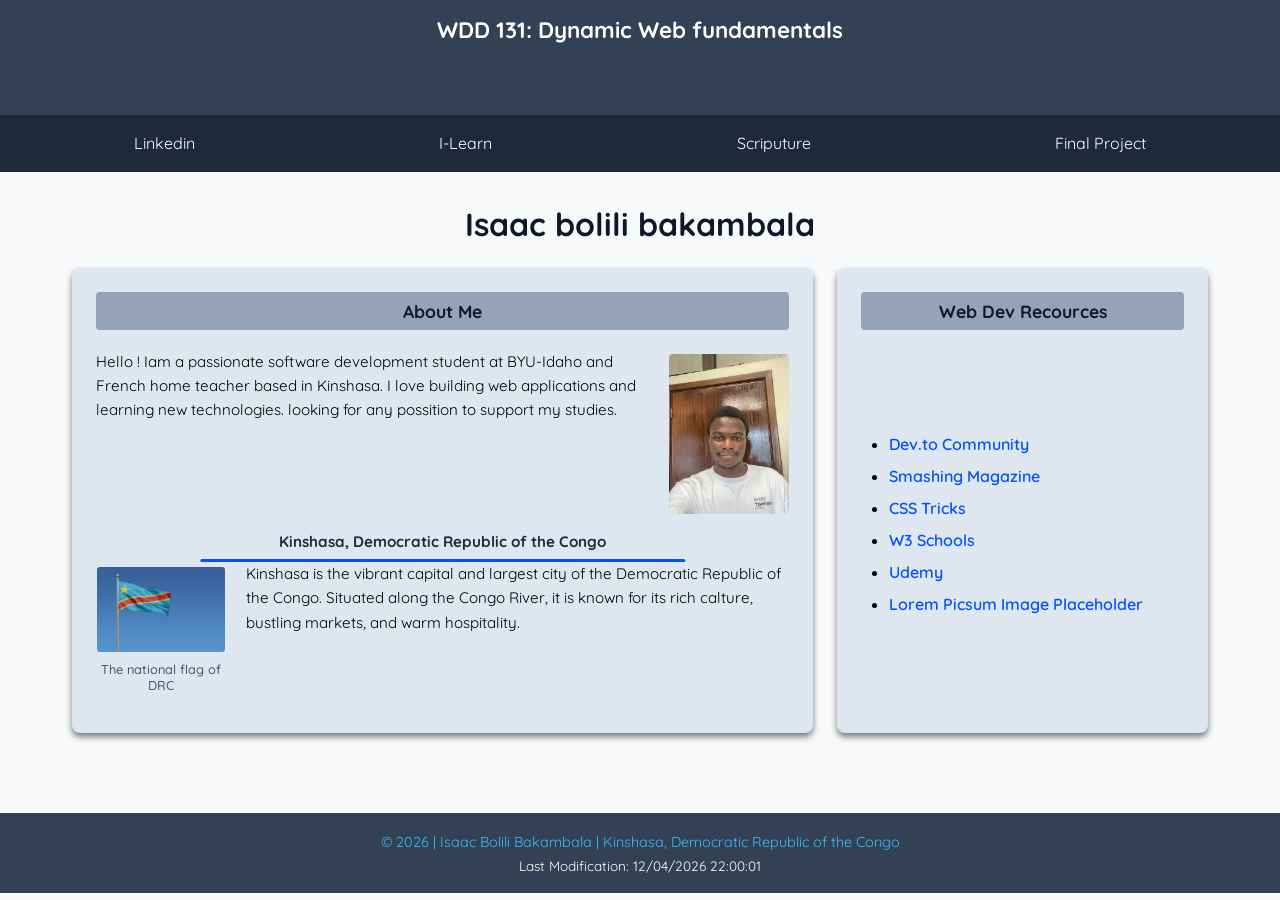
<file: index.html>
<!DOCTYPE html>
<html lang="en">
<head>
    <meta charset="UTF-8">
    <meta name="viewport" content="width=device-width, initial-scale=1.0">
    <meta name="description"
        content="WDD 131 - Dynamic Web Fundamentals - course landing page featuring personal proile, links, and assignments by Isaac Bolili Bakambala.">
    <meta name="author" content="Isaac Bolili Bakambala">
    <link rel="preconnect" href="https://fonts.googleapis.com">
    <link rel="preconnect" href="https://fonts.gstatic.com" crossorigin>
    <link href="https://fonts.googleapis.com/css2?family=Quicksand:wght@300..700&display=swap" rel="stylesheet">
    <link rel="stylesheet" href="styles/base.css">
    <script src="scripts/getdates.js" defer></script>
    <title>WDD 131 - Dynamic Web Fundamentals - Isaac Bolili Bakambala</title>
</head>
<body>
    <header>
        <span id="course-title">WDD 131: Dynamic Web fundamentals</span>
        <nav>
            <a
                href="https://www.linkedin.com/in/isaac-bolili-b9a70237a?utm_source=share_via&utm_content=profile&utm_medium=member_android">Linkedin</a>
            <a href="https://www.instructure.com">I-Learn</a>
            <a href="https://www.churchofjesuschrist.org/study/scriptures/bofm/1-ne/3?lang=eng&id=p7#p7"
                target="_blank">Scriputure</a>
            <a href="#" target="_blank">Final Project</a>
        </nav>
    </header>
    <main>
        <h1>Isaac bolili bakambala </h1>
        <section class="card">
            <h2>About Me</h2>
            <img src="images/profile.jpg" class="profile-img" alt="profile picture of Isaac Bolili">
            <p>Hello ! Iam a passionate software development student at BYU-Idaho and French home teacher based in
                Kinshasa. I love building web applications and learning new technologies. looking for any possition to
                support my studies.</p>
            <div class="clearfix"></div>
            <p class="location-heading">Kinshasa, Democratic Republic of the Congo</p>
            <figure class="flag-figure">
                <img src="images/drcflag.jpg" class="flag-img" alt="the national flag of DRC">
                <figcaption>The national flag of DRC</figcaption>
            </figure>
            <p>Kinshasa is the vibrant capital and largest city of the Democratic Republic of the Congo. Situated along
                the Congo River, it is known for its rich calture, bustling markets, and warm hospitality.</p>
        </section>
        <section class="card">
            <h2>Web Dev Recources</h2>
            <ul>
                <li> <a href="https://dev.to" target="_blank">Dev.to Community</a></li>
                <li><a href="https://www.smashingmagazine.com" target="_blank">Smashing Magazine</a></li>
                <li><a href="https://www.css-tricks.com" target="_blank">CSS Tricks</a></li>
                <li><a href="https://www.w3schools.com" target="_blank">W3 Schools</a></li>
                <li><a href="https://www.udemy.com" target="_blank">Udemy</a></li>
                <li><a href="https://www.picsum.photos" target="_blank">Lorem Picsum Image Placeholder</a></li>
            </ul>
        </section>
    </main>
    <footer>
        <p>&copy; <span id="currentyear"></span> | Isaac Bolili Bakambala | Kinshasa, Democratic Republic of the Congo
        </p>
        <p class="footer-modified">Last Modification: <span  id="lastModified"></span></p>
    </footer>
</body>
</html>
</file>
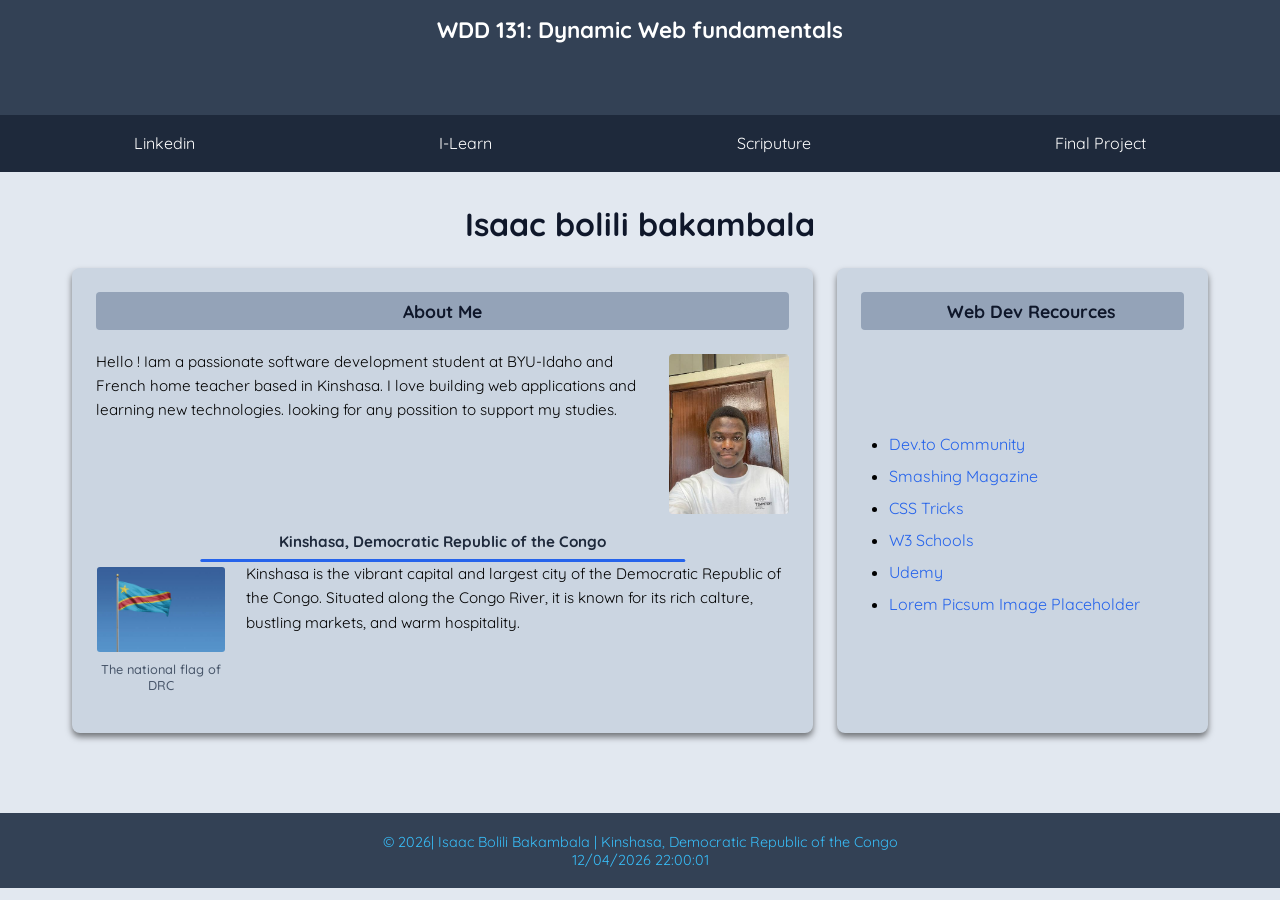
<file: week01/index.html>
<!DOCTYPE html>
<html lang="en">

<head>
    <meta charset="UTF-8">
    <meta name="viewport" content="width=device-width, initial-scale=1.0">
    <link rel="stylesheet" href="styles/base.css">
    <script src="scripts/getdates.js" defer></script>
    <title>WDD 131 - Dynamic Web Fundamentals - Isaac Bolili Bakambala</title>
    <meta name="description"
        content="WDD 131 - Dynamic Web Fundamentals - Isaac Bolili Bakambala - course landing page featuring personal proile, links, and assignments.">
    <meta name="author" content="Isaac Bolili Bakambala">
    <link rel="preconnect" href="https://fonts.googleapis.com">
    <link rel="preconnect" href="https://fonts.gstatic.com" crossorigin>
    <link href="https://fonts.googleapis.com/css2?family=Quicksand:wght@300..700&display=swap" rel="stylesheet">
</head>


<body>
    <header>
        <span id="course-title">WDD 131: Dynamic Web fundamentals</span>
        <nav>
            <a
                href="https://www.linkedin.com/in/isaac-bolili-b9a70237a?utm_source=share_via&utm_content=profile&utm_medium=member_android">Linkedin</a>
            <a href="https://www.instructure.com">I-Learn</a>
            <a href="https://www.churchofjesuschrist.org/study/scriptures/bofm/1-ne/3?lang=eng&id=p7#p7"
                target="_blank">Scriputure</a>
            <a href="#" target="_blank">Final Project</a>
        </nav>
    </header>
    <main>
        <h1>Isaac bolili bakambala </h1>
        <section class="card">
            <h2>About Me</h2>
            <img src="images/PM (1).jpg" class="profile-img" alt="profile picture of Isaac Bolili">
            <p>Hello ! Iam a passionate software development student at BYU-Idaho and French home teacher based in
                Kinshasa. I love building web applications and learning new technologies. looking for any possition to
                support my studies.</p>

            <div class="clearfix"></div>

            <p class="location-heading">Kinshasa, Democratic Republic of the Congo</p>

            <figure class="flag-figure">
                <img src="images/drcflag.jpg" class="flag-img" alt="the national flaf of DRC">
                <figcaption>The national flag of DRC</figcaption>
            </figure>

            <p>Kinshasa is the vibrant capital and largest city of the Democratic Republic of the Congo. Situated along
                the Congo River, it is known for its rich calture, bustling markets, and warm hospitality.</p>

        </section>
        <section class="card">
            <h2>Web Dev Recources</h2>
            <ul>
                <li> <a href="https://dev.to" target="_blank">Dev.to Community</a></li>
                <li><a href="https://www.smashingmagazine.com" target="_blank">Smashing Magazine</a></li>
                <li><a href="https://www.css-tricks.com" target="_blank">CSS Tricks</a></li>
                <li><a href="https://www.w3schools.com" target="_blank">W3 Schools</a></li>
                <li><a href="https://www.udemy.com" target="_blank">Udemy</a></li>
                <li><a href="https://www.picsum.photos" target="_blank"">Lorem Picsum Image Placeholder</a></li>
            </ul>
        </section>



    </main>
    <footer>
        <p>&copy; <span id="currentyear"></span>| Isaac Bolili Bakambala | Kinshasa, Democratic Republic of the Congo</p>
        <p id="lastModified"></p>
    </footer>
</body>

</html>
</file>
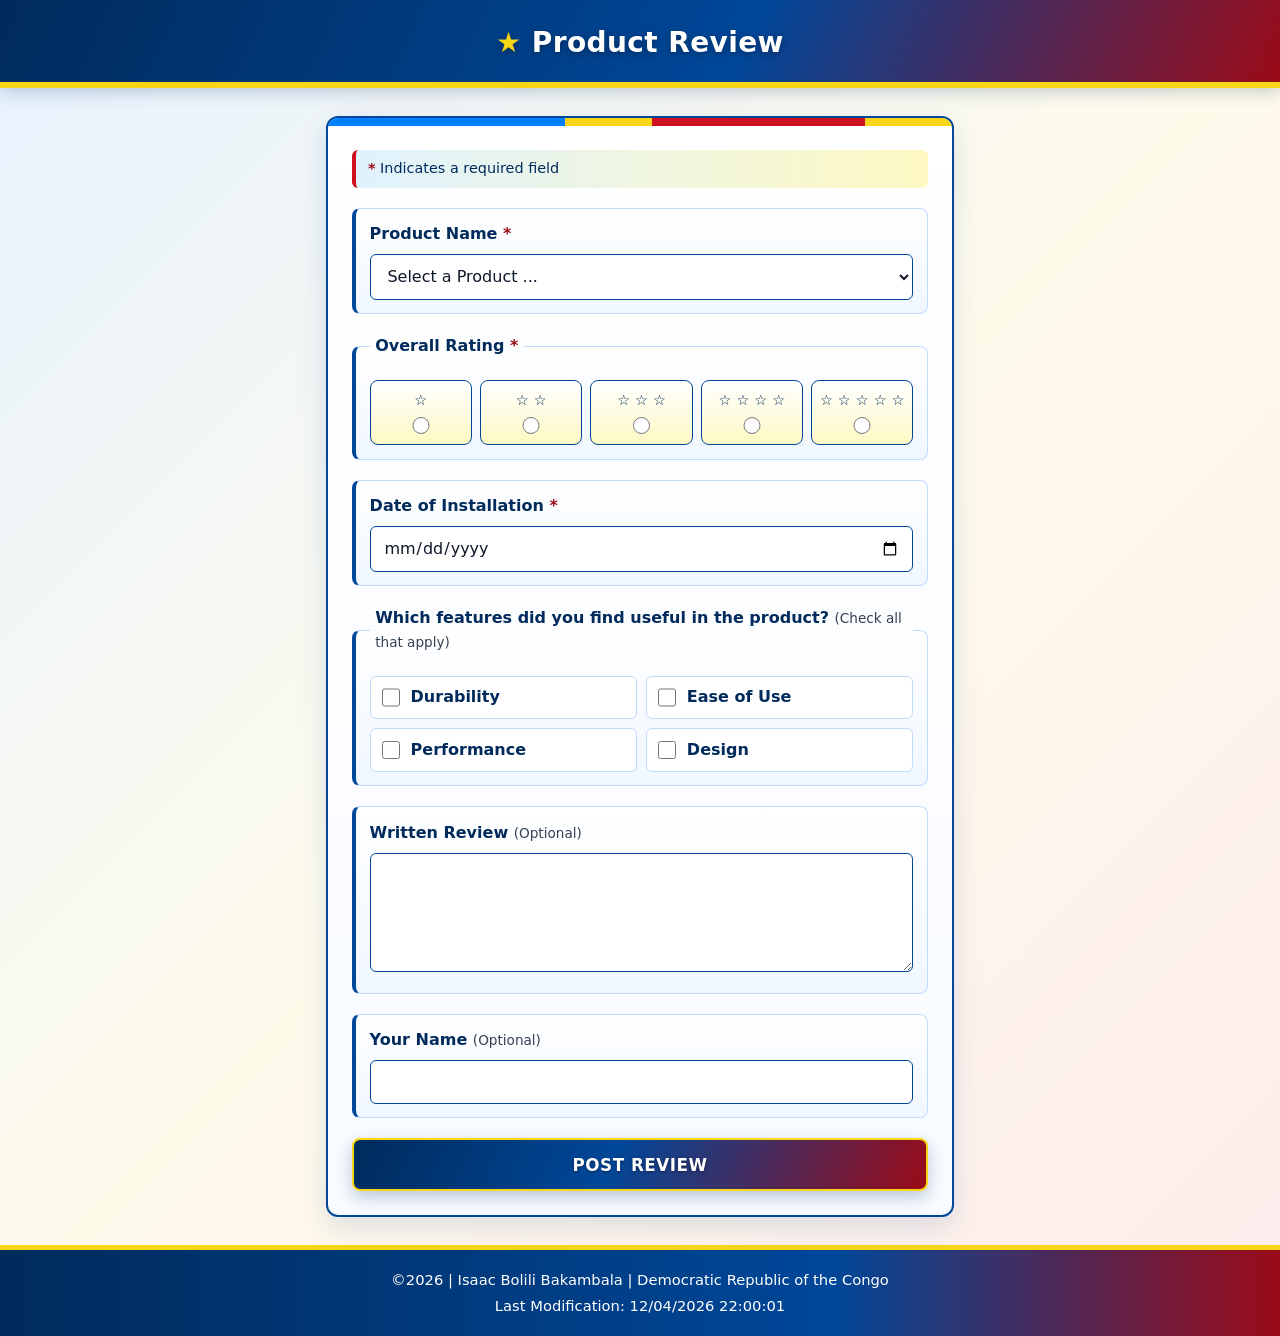
<file: form.html>
<!DOCTYPE html>
<html lang="en">

<head>
    <meta charset="UTF-8">
    <meta name="viewport" content="width=device-width, initial-scale=1.0">
    <meta name="description" content="Submit a product review with rating, installation date, and feature feedback.">
    <meta name="author" content="Isaac Bolili Bakambala">
    <link rel="stylesheet" href="styles/form.css">
    <script src="scripts/form.js" defer></script>
    <title>Product Review | WDD 131</title>
</head>

<body>
    <header>
        <h1>Product Review</h1>
    </header>
    <main>
        <form method="get" action="review.html" class="review-form">
            <p class="required-note"><span class="req" aria-hidden="true">*</span> Indicates a required field</p>

            <div class="form-group">
                <label for="productName">Product Name <span class="req" aria-hidden="true">*</span></label>
                <select name="productName" id="productName" required>
                    <option value="" disabled selected>Select a Product ...</option>
                </select>
            </div>

            <fieldset class="form-group">
                <legend>Overall Rating <span class="req" aria-hidden="true">*</span></legend>
                <div class="rating-grid">
                    <label class="rating-item" for="rating1">
                        <span aria-hidden="true">&star;</span>
                        <input type="radio" id="rating1" name="rating" value="1" aria-label="1 star" required>
                    </label>

                    <label class="rating-item" for="rating2">
                        <span aria-hidden="true">&star; &star;</span>
                        <input type="radio" id="rating2" name="rating" value="2" aria-label="2 stars" required>
                    </label>

                    <label class="rating-item" for="rating3">
                        <span aria-hidden="true">&star; &star; &star;</span>
                        <input type="radio" id="rating3" name="rating" value="3" aria-label="3 stars" required>
                    </label>

                    <label class="rating-item" for="rating4">
                        <span aria-hidden="true">&star; &star; &star; &star;</span>
                        <input type="radio" id="rating4" name="rating" value="4" aria-label="4 stars" required>
                    </label>

                    <label class="rating-item" for="rating5">
                        <span aria-hidden="true">&star; &star; &star; &star; &star;</span>
                        <input type="radio" id="rating5" name="rating" value="5" aria-label="5 stars" required>
                    </label>
                </div>
            </fieldset>

            <div class="form-group">
                <label for="installDate">Date of Installation <span class="req" aria-hidden="true">*</span></label>
                <input type="date" id="installDate" name="installDate" required>
            </div>

            <fieldset class="form-group">
                <legend>Which features did you find useful in the product? <span class="optional">(Check all that
                        apply)</span></legend>
                <div class="checkbox-group">
                    <label class="checkbox-item" for="featuresDurability">
                        <input type="checkbox" id="featuresDurability" name="features" value="durability">
                        <span>Durability</span>
                    </label>
                    <label class="checkbox-item" for="featuresEase">
                        <input type="checkbox" id="featuresEase" name="features" value="ease-of-use">
                        <span>Ease of Use</span>
                    </label>
                    <label class="checkbox-item" for="featuresPerformance">
                        <input type="checkbox" id="featuresPerformance" name="features" value="performance">
                        <span>Performance</span>
                    </label>
                    <label class="checkbox-item" for="featuresDesign">
                        <input type="checkbox" id="featuresDesign" name="features" value="design">
                        <span>Design</span>
                    </label>
                </div>
            </fieldset>

            <div class="form-group">
                <label for="writtenReview">Written Review <span class="optional">(Optional)</span></label>
                <textarea name="writtenReview" id="writtenReview" rows="5"></textarea>
            </div>

            <div class="form-group">
                <label for="userName">Your Name <span class="optional">(Optional)</span></label>
                <input type="text" id="userName" name="userName">
            </div>

            <input type="submit" value="Post Review" class="submit-btn">
        </form>
    </main>

    <footer>
        <p>&copy;<span id="currentyear"></span> | Isaac Bolili Bakambala | Democratic Republic of the Congo</p>
        <p id="lastModified"></p>
    </footer>
</body>

</html>
</file>
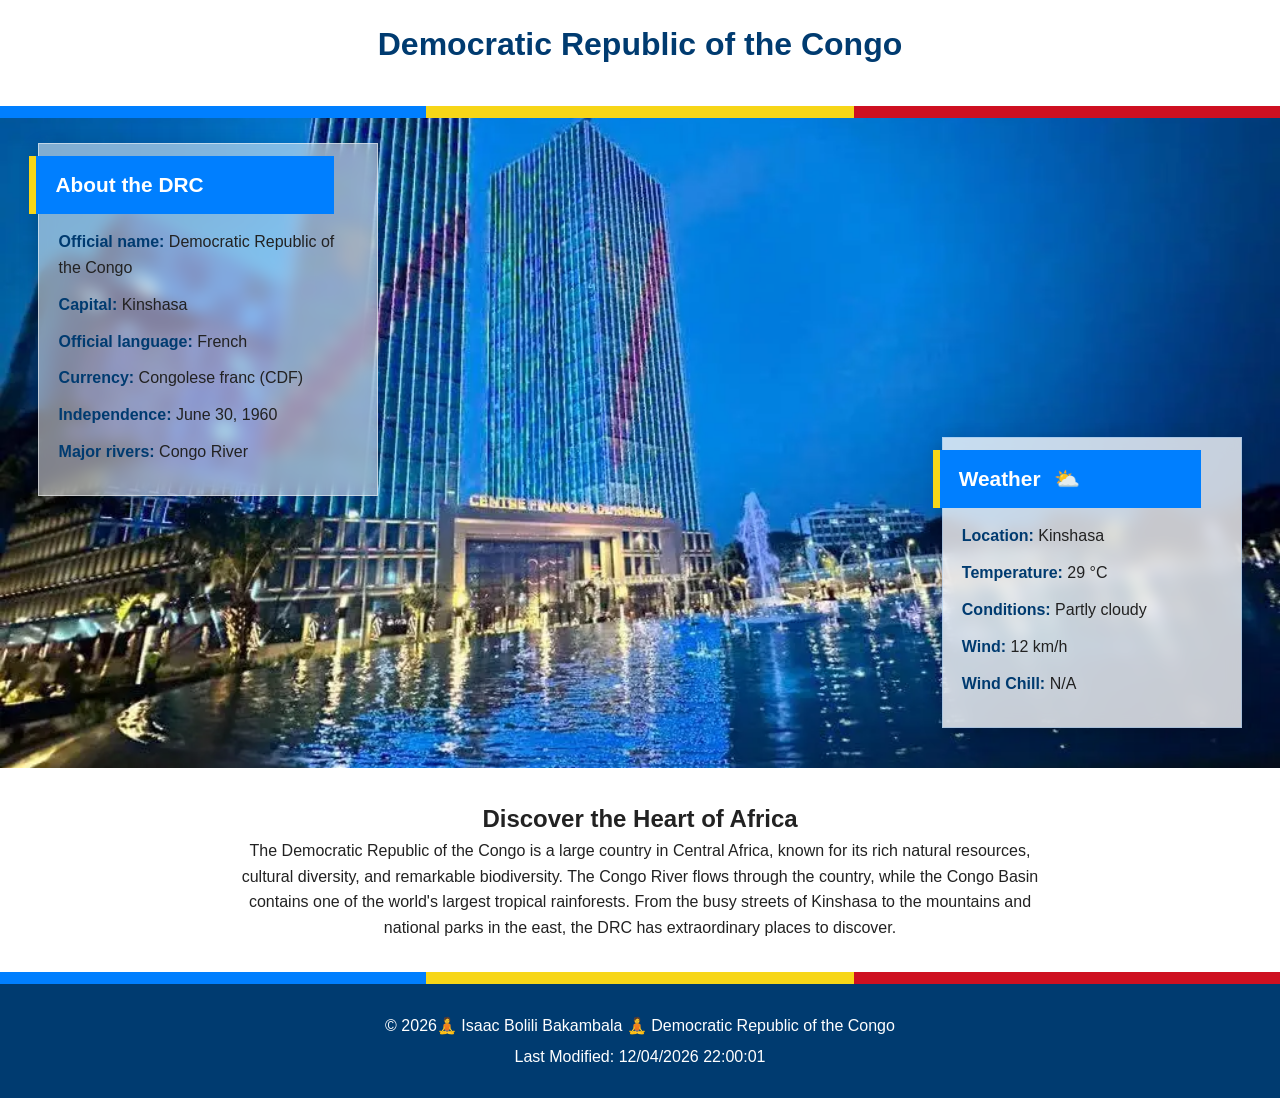
<file: place.html>
<!DOCTYPE html>
<html lang="en">

<head>
    <meta charset="UTF-8">
    <meta name="viewport" content="width=device-width, initial-scale=1.0">
    <meta name="description" content="Descover Republic Democratic of the Congo, its geography, population, climate, and fascinating facts.">
    <meta name="author" content="Isaac Bolili Bakambala">
    <title>Democratic Republic of the Congo | WDD 131</title>
    <link rel="preconnect" href="https://fonts.googleapis.com">
    <link rel="preconnect" href="https://fonts.gstatic.com" crossorigin>
    <link
        href="https://fonts.googleapis.com/css2?family=DM+Sans:wght@400;500;700&family=Playfair+Display:wght@700;800&display=swap"
        rel="stylesheet">
    <link rel="stylesheet" href="styles/place.css">
    <script src="scripts/place.js" defer></script>
</head>

<body>
    <header class="site-header">
        <h1>Democratic Republic of the Congo</h1>
    </header>
    <main>
        <section class="hero" aria-label="Lanscape of the Democratic Republic of the Congo">
            <picture>
                <source media="(max-width:600px)" 
                srcset="images/congo.webp">
                <img src="images/congo.webp" alt="Democratic republic of the Congo"
                    width="1800" height="1000">
            </picture>
        </section>
        <div class="content-grid">
            <section class="info-card data-card">
                <h2>About the DRC</h2>
                <div class="card-content">
                    <p><strong>Official name:</strong> Democratic Republic of the Congo</p>
                    <p><strong>Capital:</strong> Kinshasa</p>
                    <p><strong>Official language:</strong> French</p>
                    <p><strong>Currency:</strong> Congolese franc (CDF)</p>
                    <p><strong>Independence:</strong> June 30, 1960</p>
                    <p><strong>Major rivers:</strong> Congo River</p>
                </div>
            </section>

            <section class="info-card weather-card">
                <h2>Weather <span class="weather-emoji" aria-hidden="true">⛅</span></h2>
                <div class="weather-mobile-icon">
                    <img src="images/weather.svg" alt="" width="64" height="64">
                </div>
                <div class="card-content">
                    <p><strong>Location:</strong> Kinshasa</p>
                    <p><strong>Temperature:</strong> <span id="temperature">29</span> °C</p>
                    <p><strong>Conditions:</strong> Partly cloudy</p>
                    <p><strong>Wind:</strong> <span id="wind-speed">12</span> km/h</p>
                    <p><strong>Wind Chill:</strong> <span id="wind-chill">N/A</span></p>
                </div>
            </section>
        </div>
        <section class="intro">
            <h2>Discover the Heart of Africa</h2>
            <p>
                The Democratic Republic of the Congo is a large country in Central Africa,
                known for its rich natural resources, cultural diversity, and remarkable
                biodiversity. The Congo River flows through the country, while the Congo
                Basin contains one of the world's largest tropical rainforests. From the
                busy streets of Kinshasa to the mountains and national parks in the east,
                the DRC has extraordinary places to discover.
            </p>
        </section>
        <footer id="site-footer">
            <p>&copy; <span id="current-year"></span>🧘 Isaac Bolili Bakambala 🧘 Democratic Republic of the Congo</p>
            <p>Last Modified: <span id="last-modified"></span></p>
        </footer>
    </main>
</body>

</html>
</file>
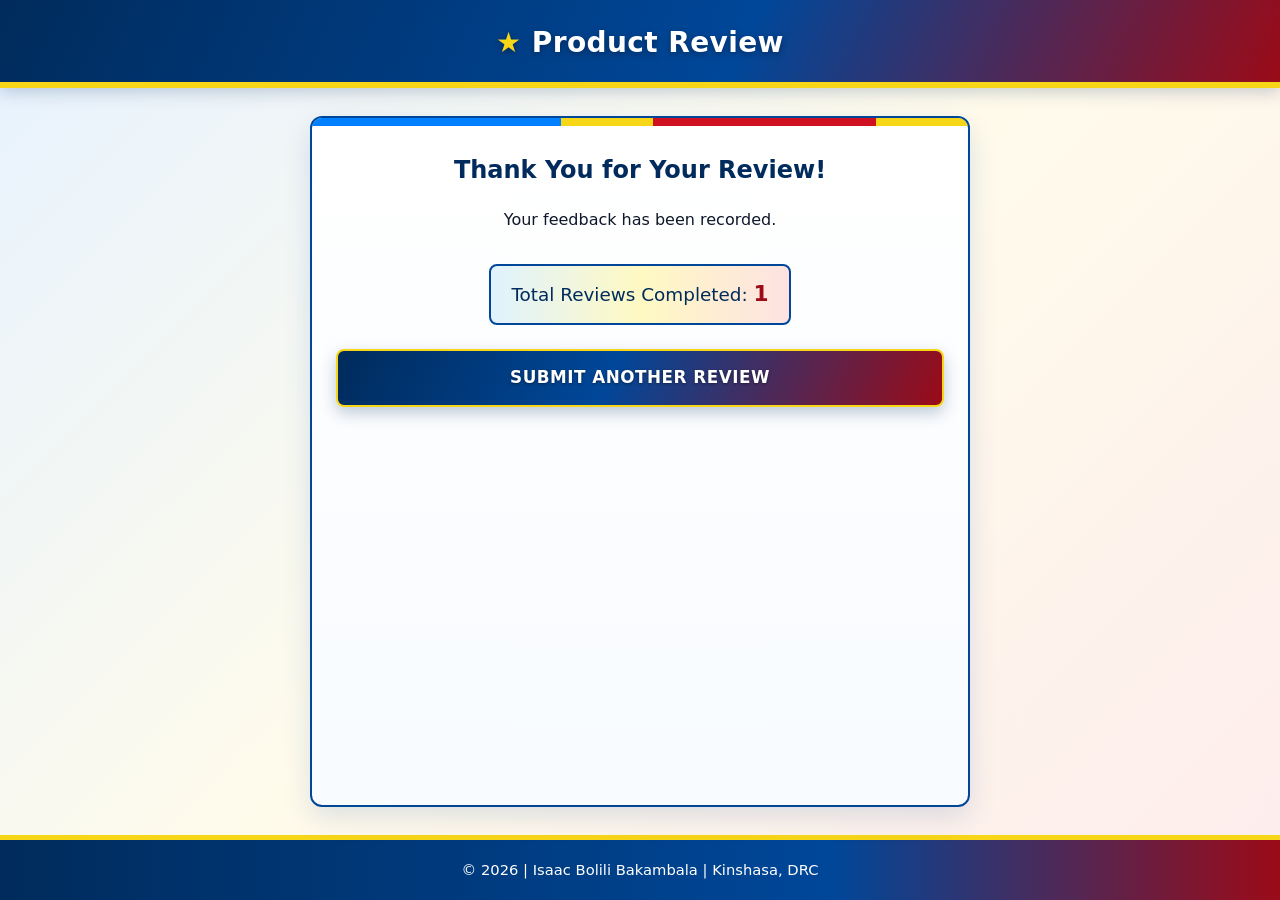
<file: review.html>
<!DOCTYPE html>
<html lang="en">

<head>
    <meta charset="UTF-8">
    <meta name="viewport" content="width=device-width, initial-scale=1.0">
    <title>Review Submitted | WDD 131</title>
    <meta name="description" content="Confirmation page showing total submitted product reviews.">
    <meta name="author" content="Isaac Bolili Bakambala">
    <link rel="stylesheet" href="styles/form.css">
    <script src="scripts/review.js" defer></script>
</head>

<body>
    <header>
        <h1>Product Review</h1>
    </header>

    <main class="confirmation-card">
        <h2>Thank You for Your Review!</h2>
        <p>Your feedback has been recorded.</p>
        <p class="review-counter">
            Total Reviews Completed: <strong id="reviewCount">0</strong>
        </p>
        <a href="form.html" class="back-link">Submit Another Review</a>
    </main>

    <footer>
        <p>&copy; <span id="currentYear">2026</span> | Isaac Bolili Bakambala | Kinshasa, DRC</p>
    </footer>
</body>

</html>
</file>
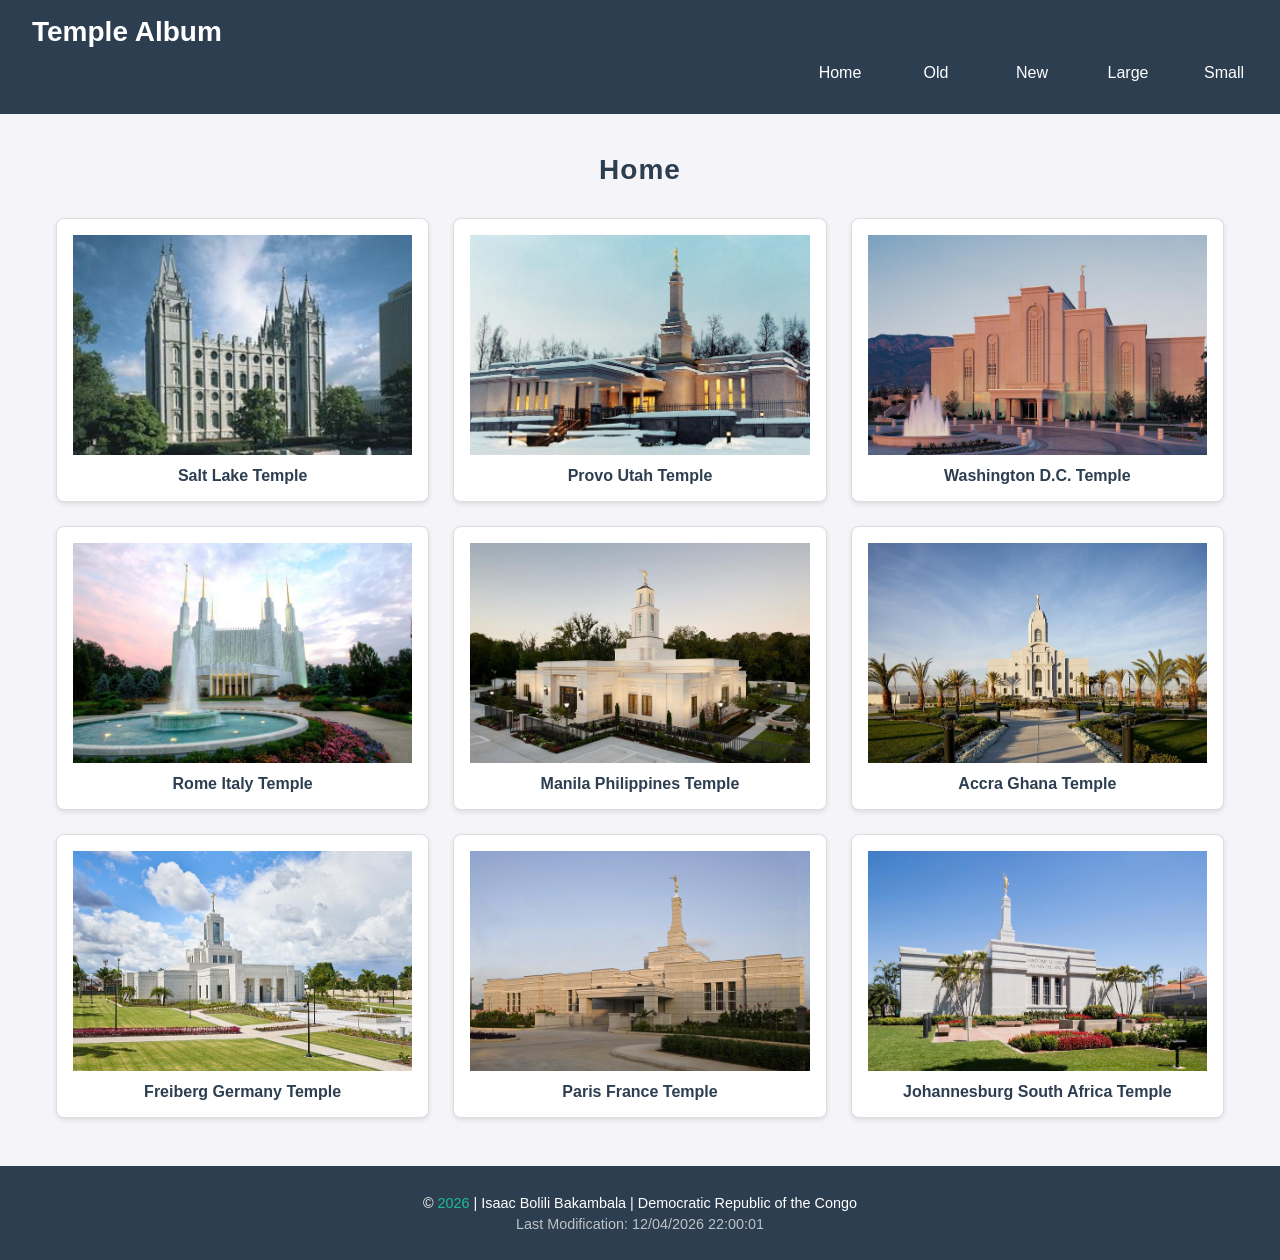
<file: temples.html>
<!DOCTYPE html>
<html lang="en">

<head>
    <meta charset="UTF-8">
    <meta name="viewport" content="width=device-width, initial-scale=1.0">
    <title>WDD 131 - Temple Album \ Isaac Bolili Bakambala</title>
    <meta name="description"
        content="WDD 131 Week 02 Assignment - Picture Album showcas various using responsive, HTML, CSS and JavaScript.">
    <meta name="author" content="Isaac Bolili Bakambala">
    <link rel="preconnect" href="https://fonts.googleapis.com">
    <link rel="preconnect" href="https://fonts.gstatic.com" crossorigin>
    <link href="https://fonts.googleapis.com/css2?family=Quicksand:wght@300..700&display=swap" rel="stylesheet">
    <link rel="stylesheet" href="styles/temples.css">
    <link rel="stylesheet" href="styles/temples-large.css">
    <script src="scripts/temples.js" defer></script>
</head>

<body>
    <header>
        <div class="header-content">
            <h1>Temple Album</h1>
            <button id="menu" aria-label="open navigation menu" aria-expanded="false" aria-controls="navigation">
                ☰
            </button>
        </div>
        <nav class="navigation" id="navigation">
            <a href="#">Home</a>
            <a href="#old">Old</a>
            <a href="#new">New</a>
            <a href="#large">Large</a>
            <a href="#small">Small</a>
        </nav>
    </header>

    <main>
        <h2>Home</h2>
        <div class="res-grid">
            <figure id="old">
                <img src="images/salt-lake-temple.webp" alt="Temple Placeholder 1" loading="lazy">
                <figcaption>Salt Lake Temple</figcaption>
            </figure>
            <figure id="new">
                <img src="images/provo-utah-temple.webp" alt="Temple Placeholder 2" loading="lazy">
                <figcaption>Provo Utah Temple</figcaption>
            </figure>
            <figure id="large">
                <img src="images/washington-temple.webp" alt="Temple Placeholder 3" loading="lazy">
                <figcaption>Washington D.C. Temple</figcaption>
            </figure>
            <figure id="small">
                <img src="images/rome-italy-temple.webp" alt="Temple Placeholder 4" loading="lazy">
                <figcaption> Rome Italy Temple</figcaption>
            </figure>
            <figure>
                <img src="images/manila-philippines-temple.webp" alt="Temple Placeholder 5" loading="lazy">
                <figcaption>Manila Philippines Temple</figcaption>
            </figure>
            <figure>
                <img src="images/accra-ghana-temple.webp" alt="Temple Placeholder 6" loading="lazy">
                <figcaption>Accra Ghana Temple</figcaption>
            </figure>
            <figure>
                <img src="images/freiberg-germany-temple.webp" alt="Temple Placeholder 7" loading="lazy">
                <figcaption>Freiberg Germany Temple</figcaption>
            </figure>
            <figure>
                <img src="images/paris-france-temple.webp" alt="Temple Placeholder 8" loading="lazy">
                <figcaption>Paris France Temple</figcaption>
            </figure>
            <figure>
                <img src="images/johannesburg.webp" alt="Temple Placeholder 9" loading="lazy">
                <figcaption>Johannesburg South Africa Temple</figcaption>
            </figure>
        </div>
    </main>

    <footer>
        <p>&copy; <span id="currentyear"></span> | Isaac Bolili Bakambala | Democratic Republic of the Congo</p>
        <p id="lastModified"></p>
    </footer>

</body>

</html>
</file>
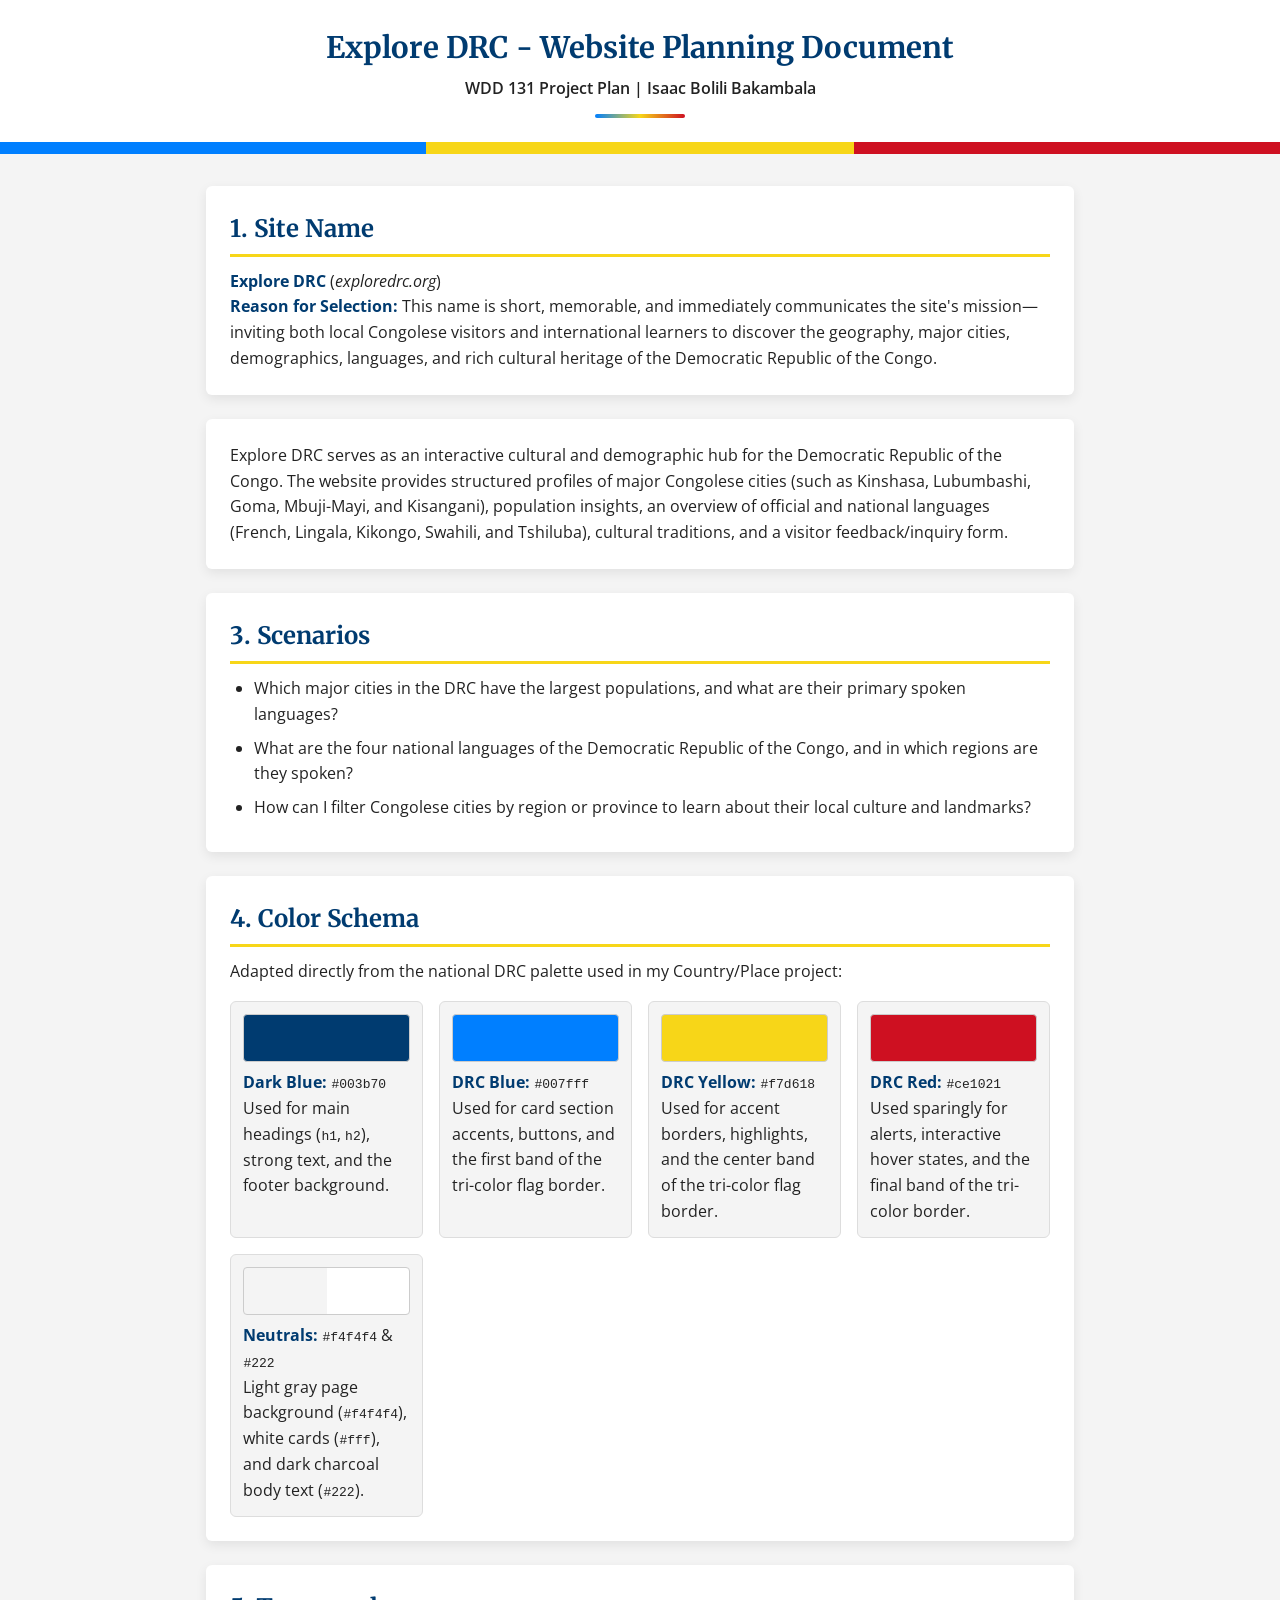
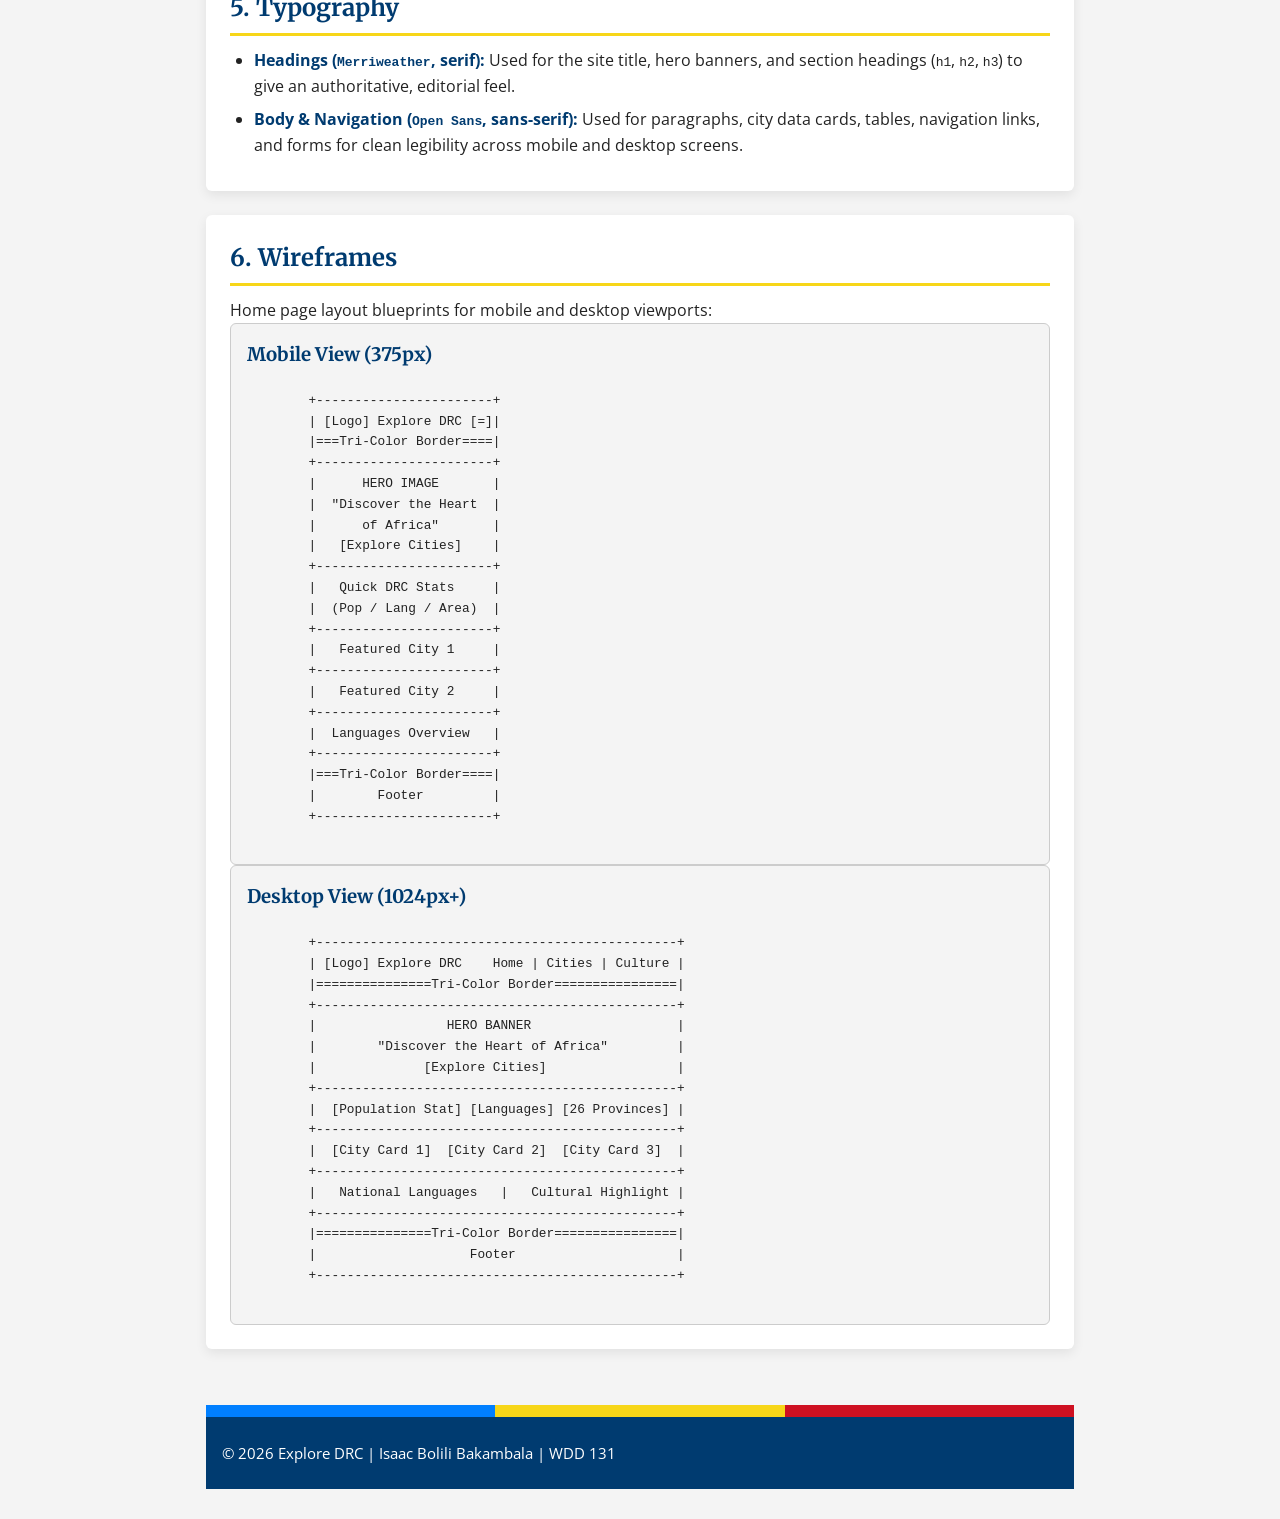
<file: project/siteplan.html>
<!DOCTYPE html>
<html lang="en">

<head>
    <meta charset="UTF-8">
    <meta name="viewport" content="width=device-width, initial-scale=1.0">
    <meta name="description"
        content="Website planning document for Explore DRC, an informational guide to the cities, populations, languages, and cultures of the Democratic Republic of the Congo.">
    <meta name="author" content="Isaac Bolili Bakambala">
    <title>Site Plan | Explore DRC</title>
    <link rel="preconnect" href="https://fonts.googleapis.com">
    <link rel="preconnect" href="https://fonts.gstatic.com" crossorigin>
    <link
        href="https://fonts.googleapis.com/css2?family=Merriweather:wght@700&family=Open+Sans:wght@400;600&display=swap"
        rel="stylesheet">
    <link rel="stylesheet" href="styles/siteplan.css">
</head>

<body>
    <header>
        <h1>Explore DRC - Website Planning Document</h1>
        <p>WDD 131 Project Plan | Isaac Bolili Bakambala</p>
    </header>

    <main>
        <!-- 1. SITE NAME -->
        <section>
            <h2>1. Site Name</h2>
            <p><strong>Explore DRC</strong> (<em>exploredrc.org</em>)</p>
            <p>
                <strong>Reason for Selection:</strong> This name is short, memorable, and immediately communicates the
                site's mission—inviting both local Congolese visitors and international learners to discover the
                geography, major cities, demographics, languages, and rich cultural heritage of the Democratic Republic
                of the Congo.
            </p>
        </section>

        <!-- 2. Site Purpose-->

        <section>
            <p>
                Explore DRC serves as an interactive cultural and demographic hub for the Democratic Republic of the
                Congo. The website provides structured profiles of major Congolese cities (such as Kinshasa, Lubumbashi,
                Goma, Mbuji-Mayi, and Kisangani), population insights, an overview of official and national languages
                (French, Lingala, Kikongo, Swahili, and Tshiluba), cultural traditions, and a visitor feedback/inquiry
                form.
            </p>
        </section>

        <!-- 3. Scenarios-->
        <section>
            <h2>3. Scenarios</h2>
            <ul>
                <li>Which major cities in the DRC have the largest populations, and what are their primary spoken
                    languages?</li>
                <li>What are the four national languages of the Democratic Republic of the Congo, and in which regions
                    are they spoken?</li>
                <li>How can I filter Congolese cities by region or province to learn about their local culture and
                    landmarks?</li>
            </ul>
        </section>

        <!-- 4. Color Schema-->
        <section>
            <h2>4. Color Schema</h2>
            <p>Adapted directly from the national DRC palette used in my Country/Place project:</p>
            <div class="color-grid">
                <div class="color-card">
                    <div class="swatch dark-blue"></div>
                    <p><strong>Dark Blue:</strong> <code>#003b70</code></p>
                    <p>Used for main headings (<code>h1</code>, <code>h2</code>), strong text, and the footer
                        background.</p>
                </div>
                <div class="color-card">
                    <div class="swatch drc-blue"></div>
                    <p><strong>DRC Blue:</strong> <code>#007fff</code></p>
                    <p>Used for card section accents, buttons, and the first band of the tri-color flag border.</p>
                </div>
                <div class="color-card">
                    <div class="swatch drc-yellow"></div>
                    <p><strong>DRC Yellow:</strong> <code>#f7d618</code></p>
                    <p>Used for accent borders, highlights, and the center band of the tri-color flag border.</p>
                </div>
                <div class="color-card">
                    <div class="swatch drc-red"></div>
                    <p><strong>DRC Red:</strong> <code>#ce1021</code></p>
                    <p>Used sparingly for alerts, interactive hover states, and the final band of the tri-color border.
                    </p>
                </div>
                <div class="color-card">
                    <div class="swatch neutral"></div>
                    <p><strong>Neutrals:</strong> <code>#f4f4f4</code> &amp; <code>#222</code></p>
                    <p>Light gray page background (<code>#f4f4f4</code>), white cards (<code>#fff</code>), and dark
                        charcoal body text (<code>#222</code>).</p>
                </div>
            </div>
        </section>

        <!-- 5. Typography-->
        <section>
            <h2>5. Typography</h2>
            <ul>
                <li><strong>Headings (<code>Merriweather</code>, serif):</strong> Used for the site title, hero banners,
                    and section headings (<code>h1</code>, <code>h2</code>, <code>h3</code>) to give an authoritative,
                    editorial feel.</li>
                <li><strong>Body &amp; Navigation (<code>Open Sans</code>, sans-serif):</strong> Used for paragraphs,
                    city data cards, tables, navigation links, and forms for clean legibility across mobile and desktop
                    screens.</li>
            </ul>
        </section>

        <!-- 6. WIREFRAMES -->
        <section>
            <h2>6. Wireframes</h2>
            <p>Home page layout blueprints for mobile and desktop viewports:</p>
            <div class="wireframe-container">
                <div class="wireframe-box">
                    <h3>Mobile View (375px)</h3>
                    <pre class="wireframe-ascii">
        +-----------------------+
        | [Logo] Explore DRC [=]|
        |===Tri-Color Border====|
        +-----------------------+
        |      HERO IMAGE       |
        |  "Discover the Heart  |
        |      of Africa"       |
        |   [Explore Cities]    |
        +-----------------------+
        |   Quick DRC Stats     |
        |  (Pop / Lang / Area)  |
        +-----------------------+
        |   Featured City 1     |
        +-----------------------+
        |   Featured City 2     |
        +-----------------------+
        |  Languages Overview   |
        +-----------------------+
        |===Tri-Color Border====|
        |        Footer         |
        +-----------------------+
                  </pre>
                </div>

                <div class="wireframe-box">
                    <h3>Desktop View (1024px+)</h3>
                    <pre class="wireframe-ascii">
        +-----------------------------------------------+
        | [Logo] Explore DRC    Home | Cities | Culture |
        |===============Tri-Color Border================|
        +-----------------------------------------------+
        |                 HERO BANNER                   |
        |        "Discover the Heart of Africa"         |
        |              [Explore Cities]                 |
        +-----------------------------------------------+
        |  [Population Stat] [Languages] [26 Provinces] |
        +-----------------------------------------------+
        |  [City Card 1]  [City Card 2]  [City Card 3]  |
        +-----------------------------------------------+
        |   National Languages   |   Cultural Highlight |
        +-----------------------------------------------+
        |===============Tri-Color Border================|
        |                    Footer                     |
        +-----------------------------------------------+
                  </pre>
                </div>
            </div>
        </section>

        <footer>
            <p>&copy; 2026 Explore DRC | Isaac Bolili Bakambala | WDD 131</p>
        </footer>
    </main>
</body>

</html>
</file>
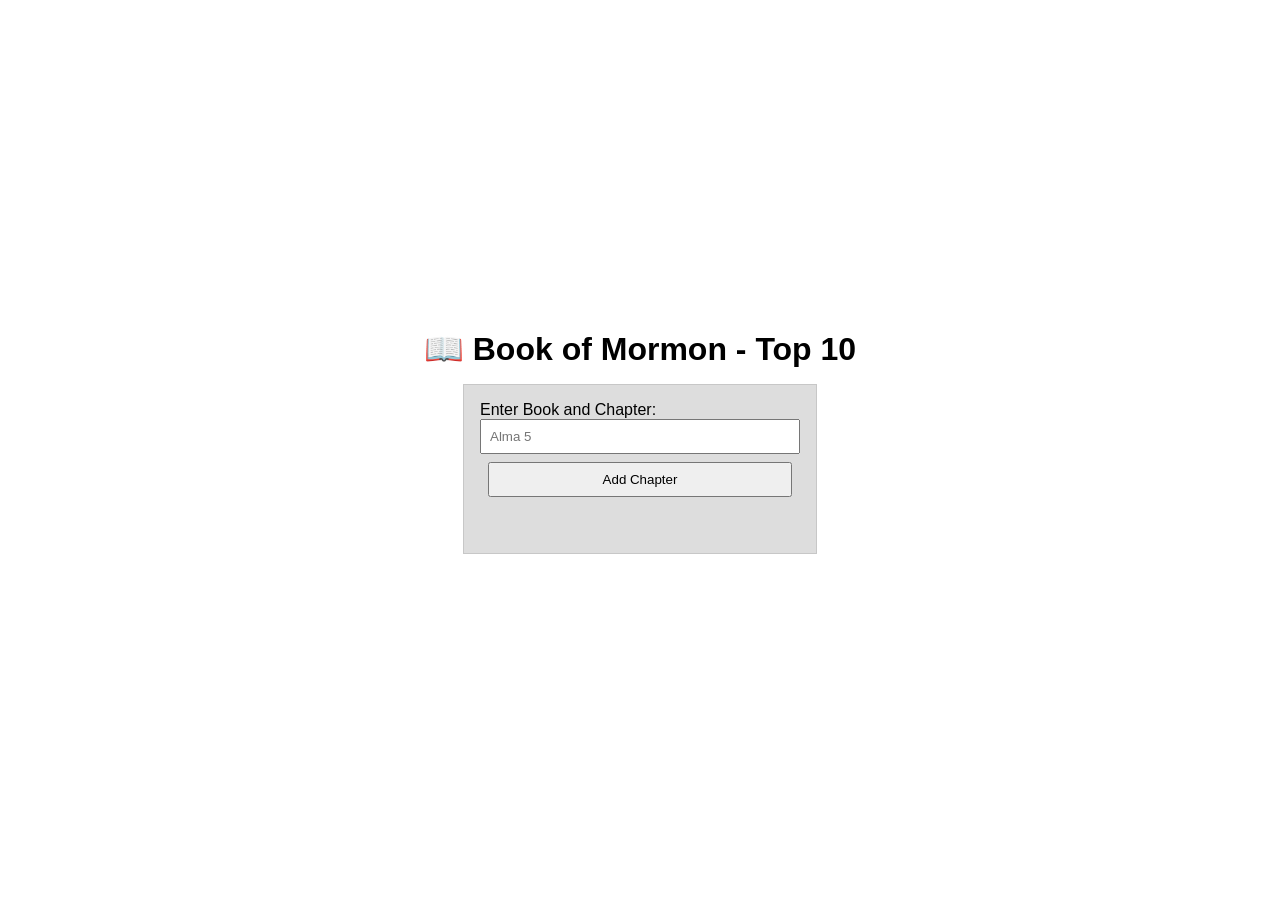
<file: week02/bom.html>
<!DOCTYPE html>
<html lang="en">

<head>
    <meta charset="UTF-8">
    <meta name="viewport" content="width=device-width, initial-scale=1.0">
    <title>Document</title>
    <link rel="stylesheet" href="../week02/styles/bom.css">
    <script src="../week02/scripts/bom.js" defer></script>
</head>

<body>
    <h1>📖 Book of Mormon - Top 10</h1>
    <main>
        <label for="favchap">Enter Book and Chapter: </label>
        <input type="text" id="favchap" placeholder="Alma 5">
        <button type="submit">Add Chapter</button>
        <ul id="list"></ul>
    </main>
</body>

</html>
</file>
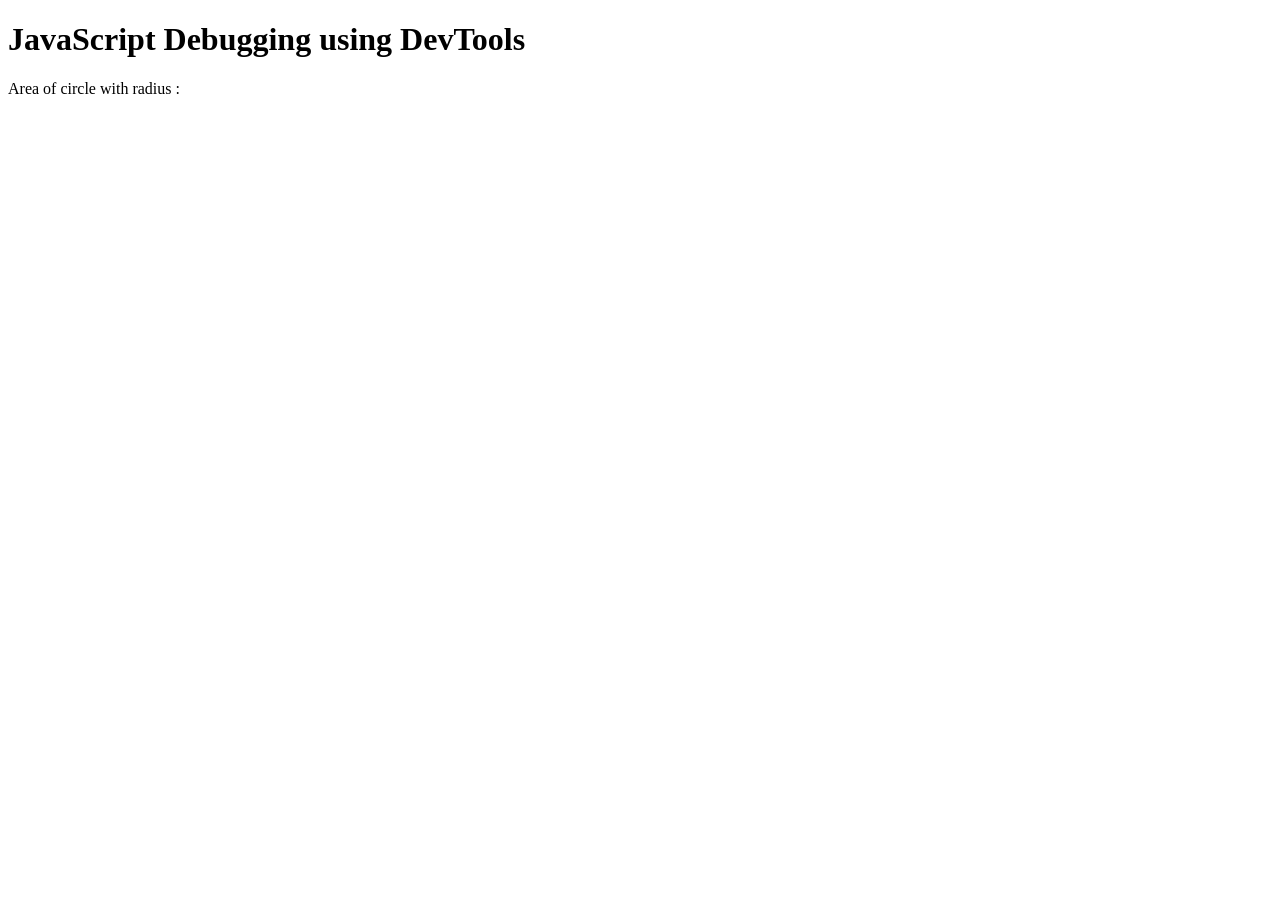
<file: week02/debugging.html>
<!DOCTYPE html>
<html lang="en">
<head>
    <meta charset="UTF-8">
    <meta name="viewport" content="width=device-width, initial-scale=1.0">
    <title>Document</title>
    <script src="scripts/debugging.js" defer></script>
</head>
<body>
    <h1>JavaScript Debugging using DevTools</h1>
    <p>Area of circle with radius <span id="radius"></span>: <span id="area"></span></p>
</body>
</html>
</file>
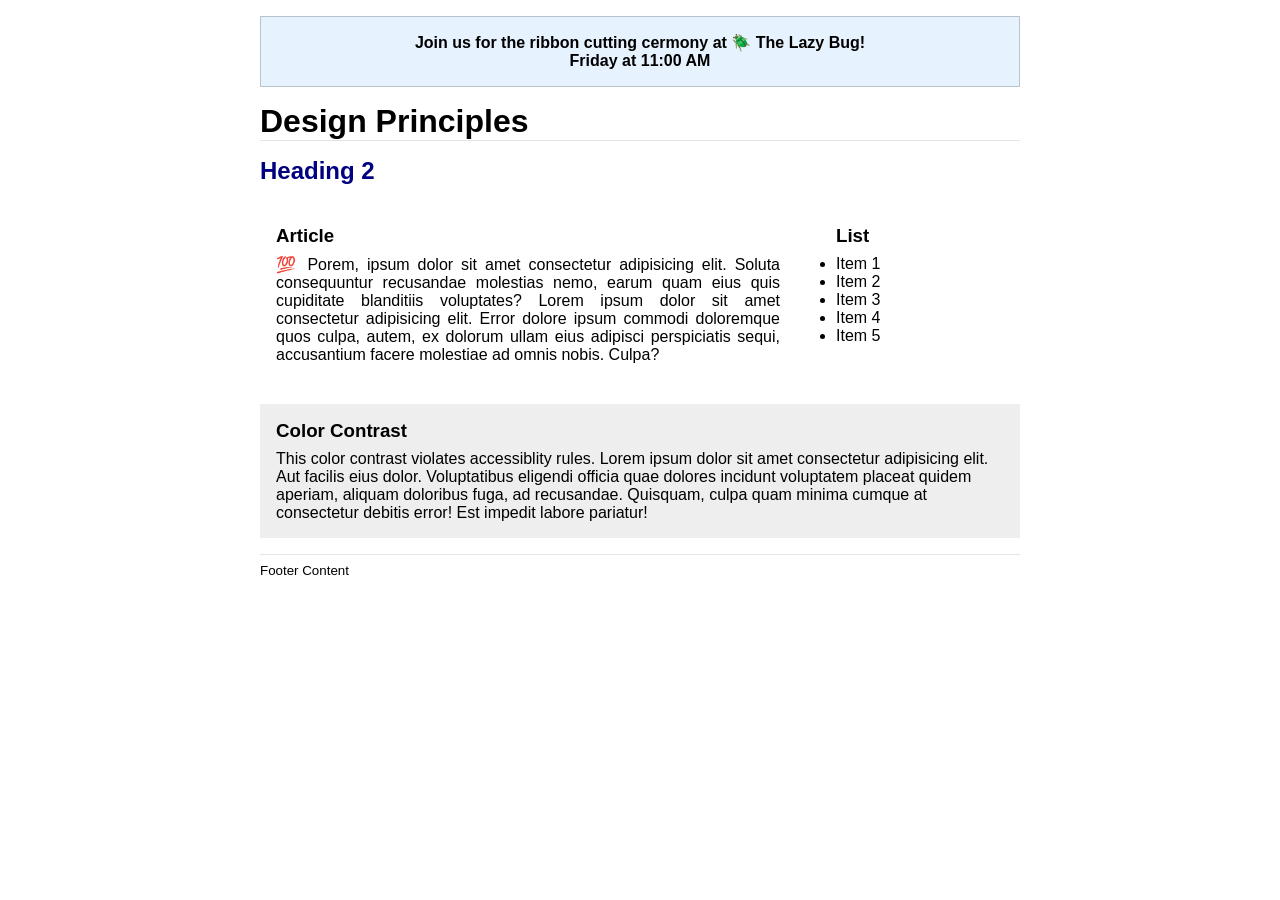
<file: week03/design.html>
<!DOCTYPE html>
<html lang="en">

<head>
    <meta charset="UTF-8">
    <meta name="viewport" content="width=device-width, initial-scale=1.0">
    <title>Document</title>
    <link rel="stylesheet" href="../week03/styles/design.css">
</head>

<body>
    <header>
        <div class="banner">Join us for the ribbon cutting cermony at 🪲 The Lazy
            Bug!<br>Friday at 11:00 AM</div>
        <h1>Design Principles</h1>
    </header>
    <main>
        <h2>Heading 2</h2>
        <section>
            <h3>Article</h3>
            <article>
                <p>💯 Porem, ipsum dolor sit amet consectetur adipisicing elit. Soluta consequuntur recusandae molestias
                    nemo, earum quam eius quis cupiditate blanditiis voluptates? Lorem ipsum dolor sit amet consectetur
                    adipisicing elit. Error dolore ipsum commodi doloremque quos culpa, autem, ex dolorum ullam eius
                    adipisci perspiciatis sequi, accusantium facere molestiae ad omnis nobis. Culpa?</p>
            </article>
        </section>
        <section>
            <h3>List</h3>
            <ul>
                <li>Item 1</li>
                <li>Item 2</li>
                <li>Item 3</li>
                <li>Item 4</li>
                <li>Item 5</li>
            </ul>
        </section>
        <div class="callout">
            <h3>Color Contrast</h3>
            <p>This color contrast violates accessiblity rules. Lorem ipsum dolor sit amet consectetur adipisicing elit.
                Aut
                facilis eius dolor. Voluptatibus eligendi officia quae dolores incidunt voluptatem placeat quidem
                aperiam,
                aliquam doloribus fuga, ad recusandae. Quisquam, culpa quam minima cumque at consectetur debitis error!
                Est
                impedit labore pariatur!</p>
        </div>
    </main>
    <footer>
        Footer Content
    </footer>
</body>

</html>
</file>
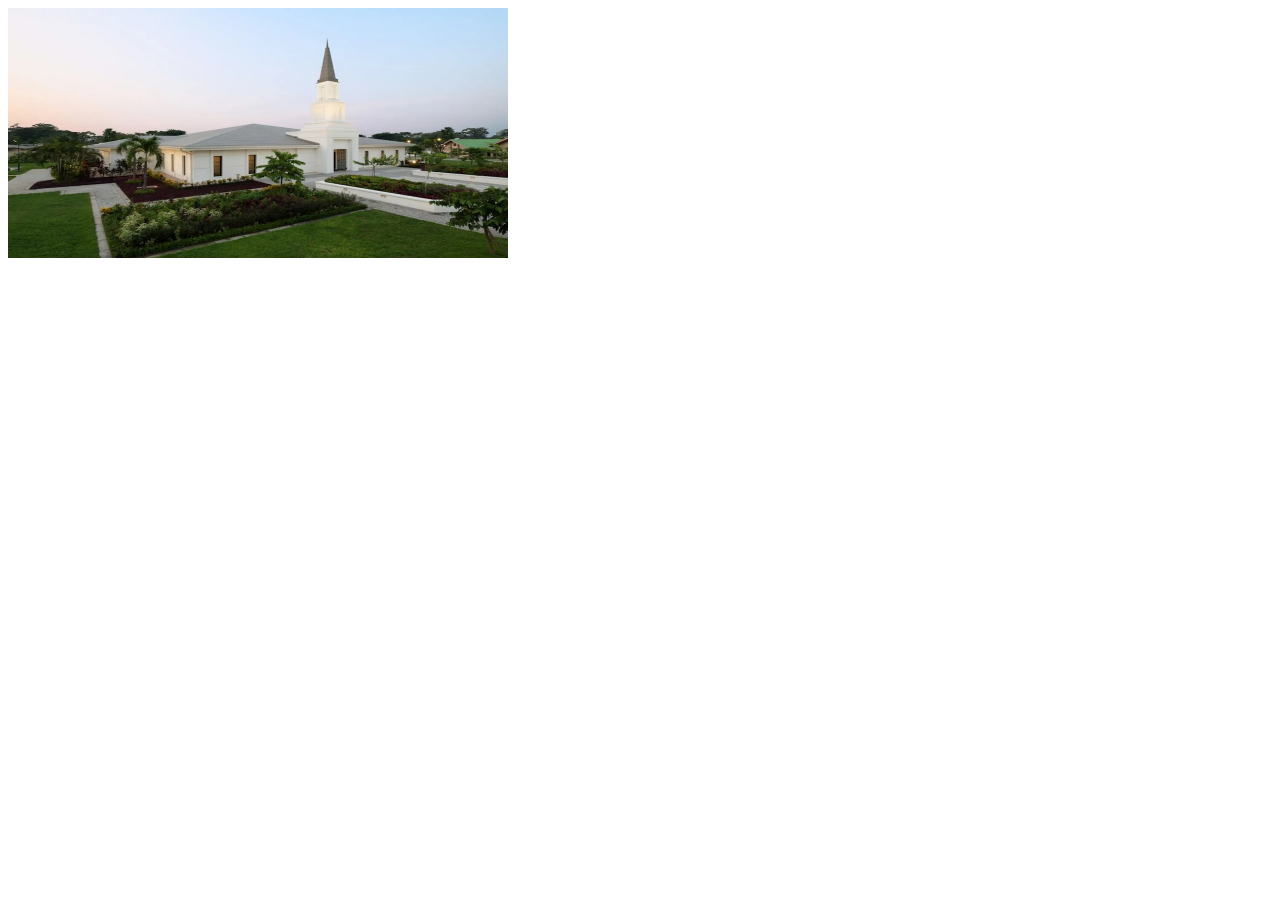
<file: week03/responsive-images.html>
<!DOCTYPE html>
<html lang="en">

<head>
    <meta charset="UTF-8">
    <meta name="viewport" content="width=device-width, initial-scale=1.0">
    <title>Document</title>
    <link rel="stylesheet" href="../week03/styles/responsive-image.css">
</head>

<body>
    <header>

    </header>
    <main>
        <div class="hero">
            <picture>
                <source media="(min-width: 1000px)" srcset="images/hero-large.webp">
                <source media="(min-width: 500px)" srcset="images/hero-medium.webp">
                <img src="images/hero-small.webp" alt="drc temple" width="500" height="250">
            </picture>
        </div>

    </main>
    <footer>

    </footer>
</body>

</html>
</file>
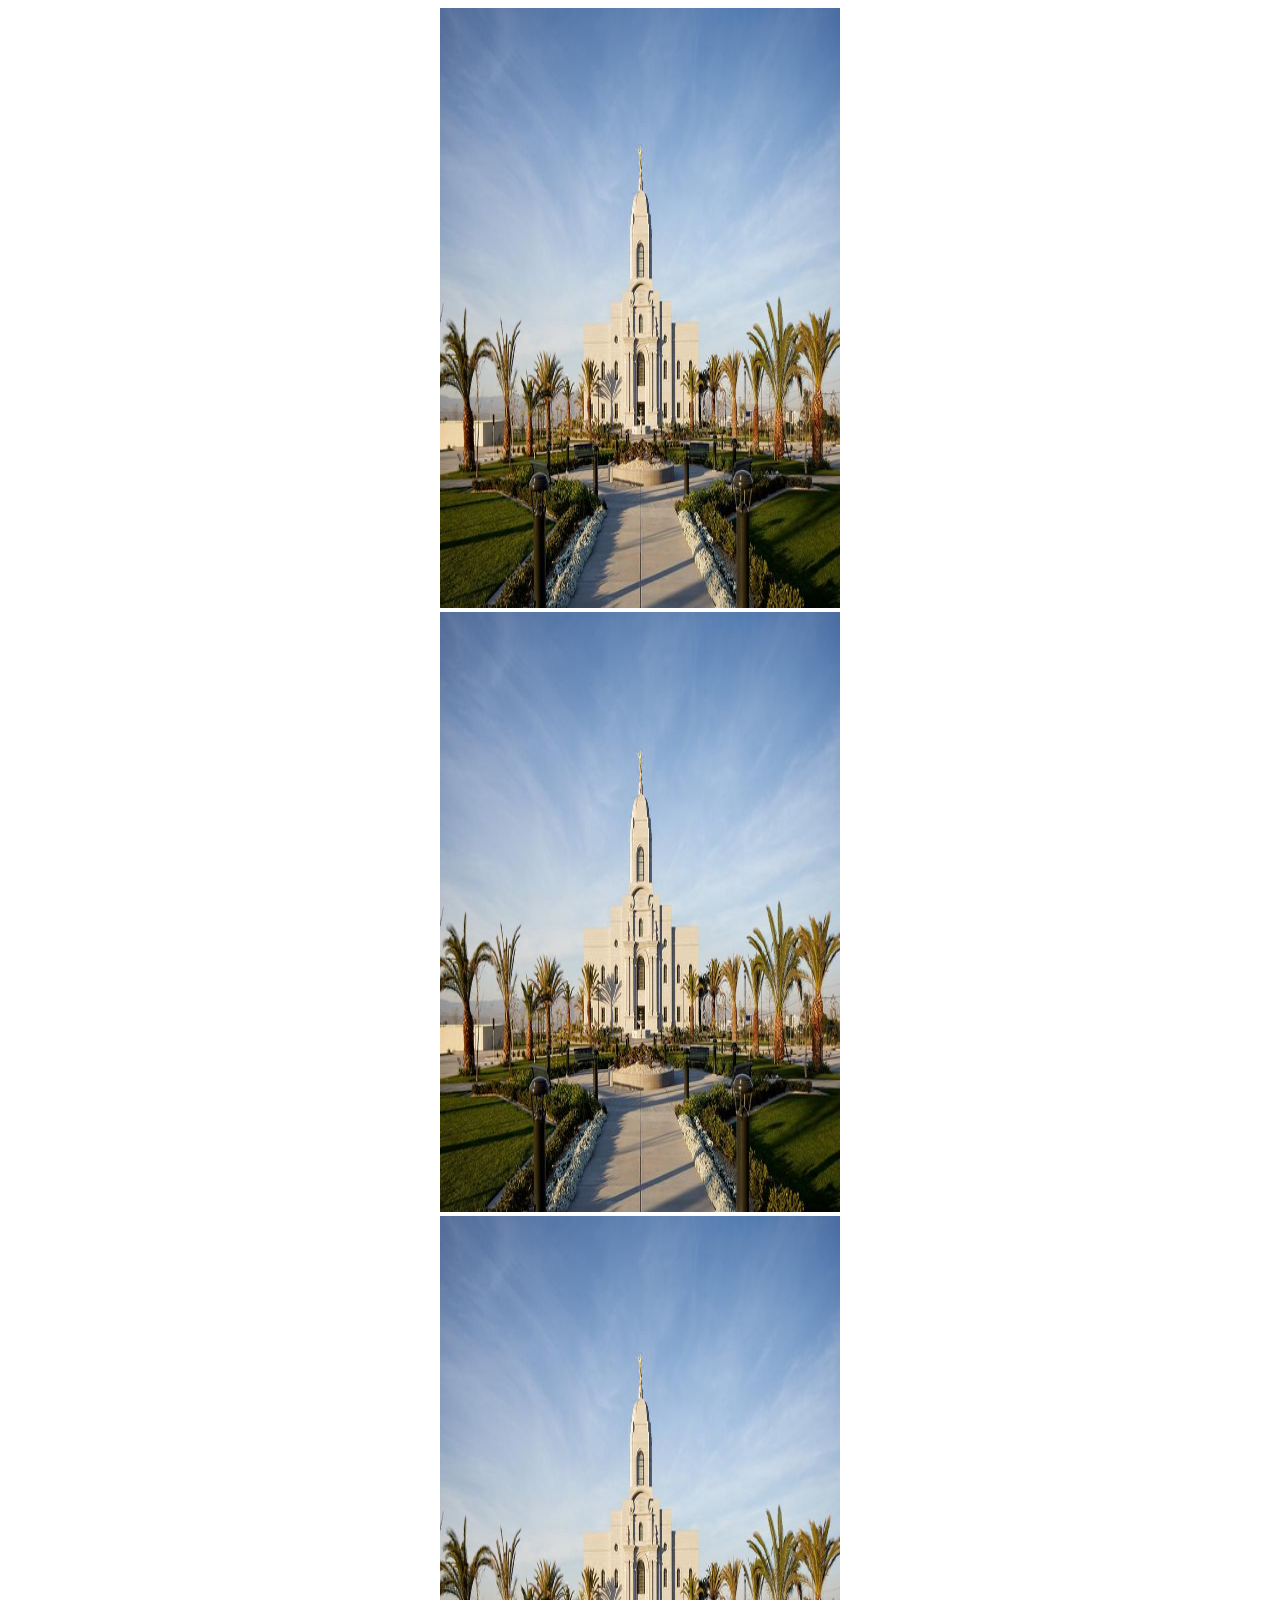
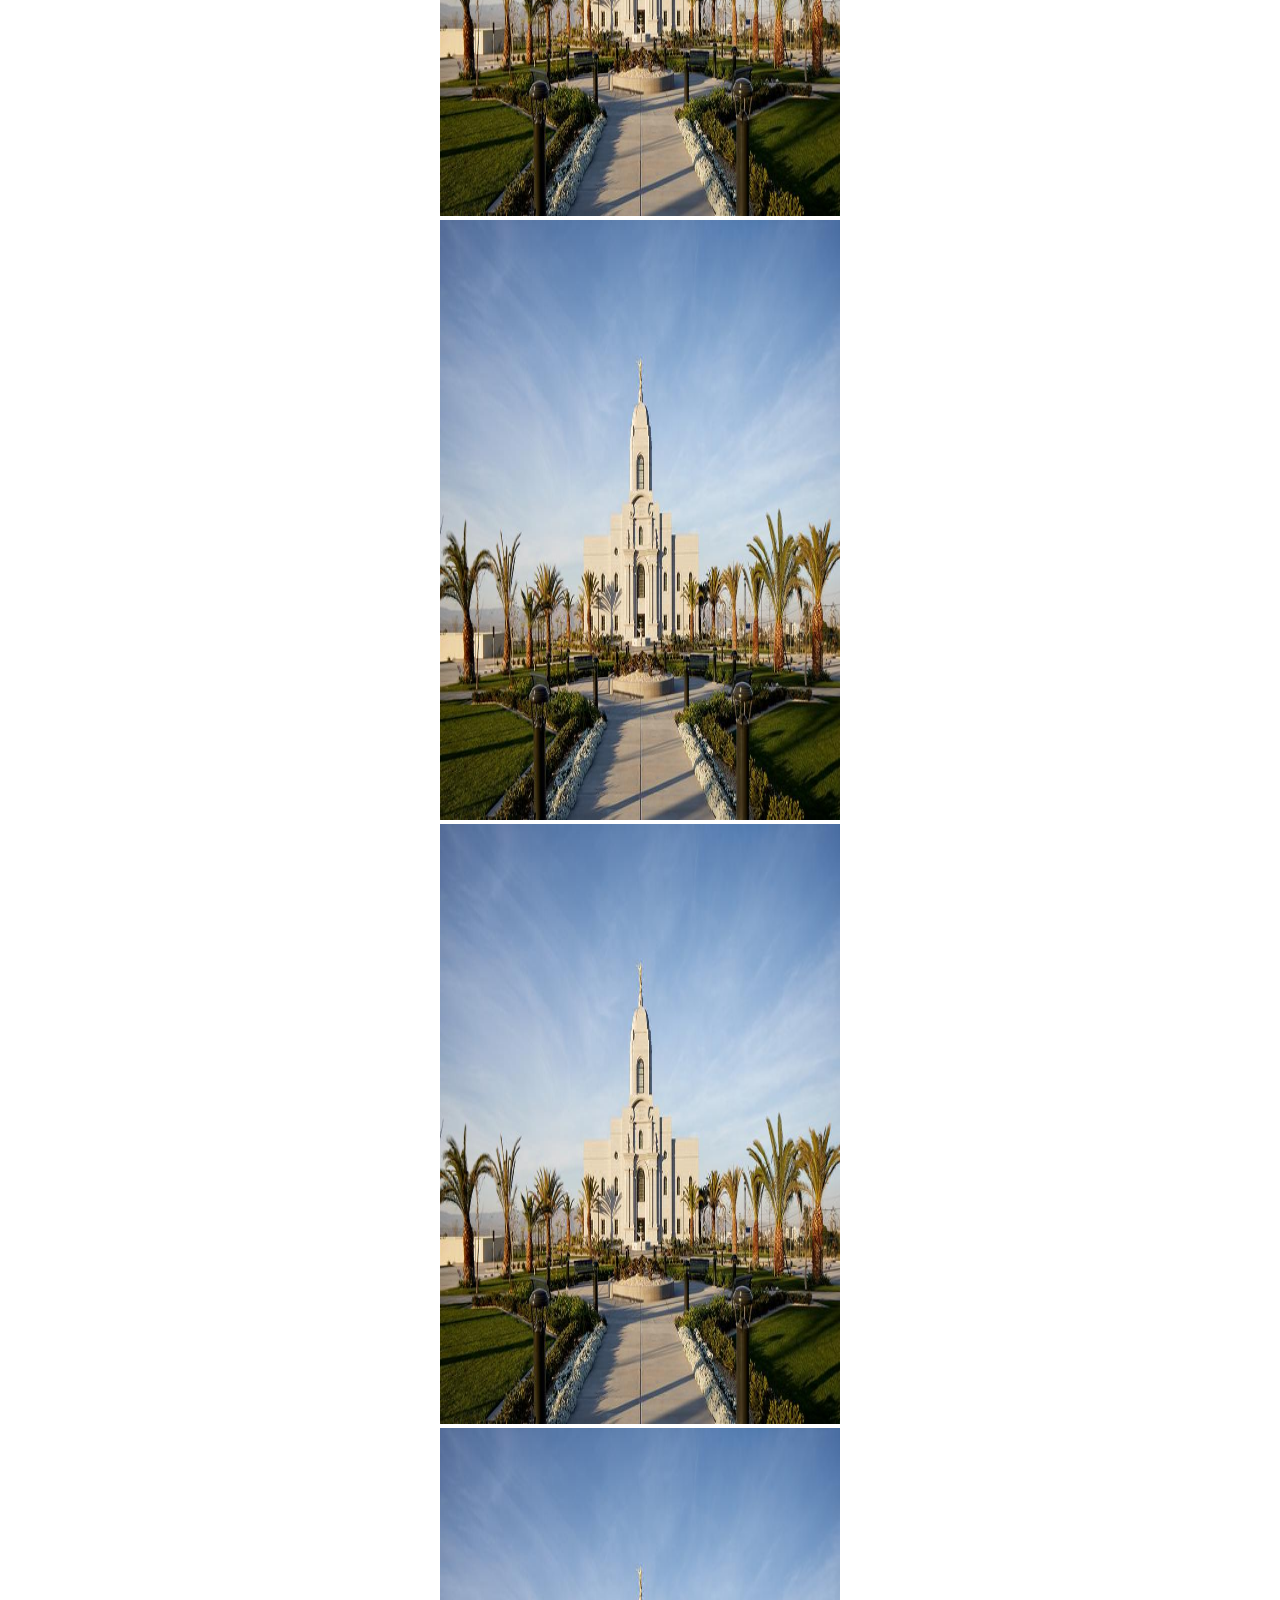
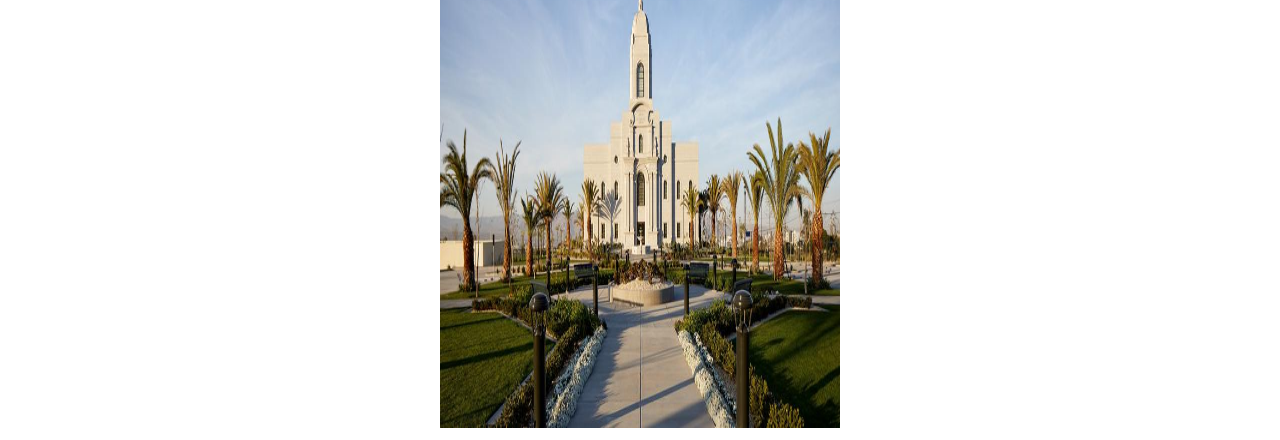
<file: week04/lazy.html>
<!DOCTYPE html>
<html lang="en">
<head>
    <meta charset="UTF-8">
    <meta name="viewport" content="width=device-width, initial-scale=1.0">
    <title>Lazy Load Demonstration</title>
    <link rel="stylesheet" href="styles/styles.css">
</head>
<body>
    <header></header>
    <main>
        <picture>
            <img src="../images/accra-ghana-temple.webp" alt="Placeholder Kitten Image"loading="lazy" width="400" height="600">
        </picture>
        <picture>
            <img src="../images/accra-ghana-temple.webp" alt="Placeholder Kitten Image" loading="lazy" width="400" height="600">
        </picture>
        <picture>
            <img src="../images/accra-ghana-temple.webp" alt="Placeholder Kitten Image" loading="lazy" width="400" height="600">
        </picture>
        <picture>
            <img src="../images/accra-ghana-temple.webp" alt="Placeholder Kitten Image" loading="lazy" width="400" height="600">
        </picture>
        <picture>
            <img src="../images/accra-ghana-temple.webp" alt="Placeholder Kitten Image" loading="lazy" width="400" height="600">
        </picture>
        <picture>
            <img src="../images/accra-ghana-temple.webp" alt="Placeholder Kitten Image" loading="lazy" width="400" height="600">
        </picture>

    </main>
    <footer></footer>
</body>
</html>
</file>
<file: styles/base.css>
:root {
    --primary-color: #334155;
    --secondary-color: #1e293b;
    --accent-color: #0452fb;
    --highlight-color: #38bdf8;
    --text-dark: #0f172a;
    --text-muted: #475569;
    --card-bg: #dee6ef;
    --card-header-bg: #94a3b8;
    --body-bg: #f8f9fb;
    --white: #ffffff;

    /*Typography*/
    --font-family: "Quicksand", sans-serif;

}


* {
    margin: 0;
    padding: 0;
    box-sizing: border-box;
}

body {
    font-family: var(--font-family);
    background-color: var(--body-bg);
    margin: 0;
    display: flex;
    flex-direction: column;
    min-height: 100vh;
}

header {
    margin: 0;
    background-color: var(--primary-color);
    color: var(--white);
    text-align: center;
    padding: 0;
    font-family: var(--font-family);
}


#course-title {
    text-align: center;
    padding: 1rem;
    display: block;
    font-size: 1.4rem;
    font-weight: bold;

}


nav {
    margin-top: 55px;
    background-color: var(--secondary-color);
    display: flex;
    flex-wrap: wrap;
    justify-content: space-around;
    padding: 0.75rem;

}

nav a {
    color: var(--white);
    text-decoration: none;
    padding: 0.4rem 0.8rem;
    border-radius: 4px;
    transition: background-color 0.3s ease;
}

nav a:hover {
    background-color: rgb(225, 225, 225, 0.2);
}



main {
    width: 100%;
    max-width: 1200px;
    margin: 2rem auto;
    padding: 0 2rem;
    box-sizing: border-box;
    display: grid;
    grid-template-columns: 2fr 1fr;
    gap: 1.5rem;
}

h1 {

    grid-column: 1 / -1;
    text-align: center;
    color: var(--text-dark);
}


.card {
    background: var(--card-bg);
    padding: 1.5rem;
    border-radius: 8px;
    box-shadow: 0 4px 6px rgba(0, 0, 0, 0.5);
}

.card h2 {
    text-align: center;
    background-color: var(--card-header-bg);
    color: var(--text-dark);
    padding: 0.5rem;
    margin-top: 0;
    margin-bottom: 1.25rem;
    border-radius: 4px;
    font-size: 1.1rem;
}

.profile-img {
    float: right;
    width: 120px;
    height: auto;
    margin-left: 1.25rem;
    margin-bottom: 1rem;
    margin-top: 0.25rem;
    border-radius: 4px;
}

.flag-img {
    float: left;
    width: 130px;
    height: auto;
    margin-right: 1rem;
    margin-bottom: 0.5rem;
    border-radius: 4px;
}

.clearfix {
    clear: both;
}

.card p {
    font-size: 0.95rem;
    line-height: 1.6;
    margin: 0;
}

.card:has(ul) {
    display: flex;
    flex-direction: column;
    justify-content: space-between;
    height: 100%;
    box-sizing: border-box;
}

.card.card:has(ul) h2 {
    margin-top: 0;
}

.card ul {
    margin: 0;
    padding-left: 1.5rem;
    justify-content: center;
    flex-grow: 1;
    display: flex;
    flex-direction: column;
}

.card ul li,
.card li {
    margin-bottom: 0.75rem;
}


.card:has(ul) ul {
    display: flex;
    flex-direction: column;
    flex-grow: 1;
    margin: 0;
    justify-content: center;
    padding-left: 1.75rem;
}


.card a {
    color: var(--accent-color);
    text-decoration: none;
    font-weight: 600;
}

.card a:hover {
    text-decoration: underline;
}

.location-heading {
    text-align: center;
    font-weight: bold;
    font-size: 1.05rem;
    margin-top: 2.5rem;
    margin-bottom: 1.5rem;
    position: relative;
    padding-bottom: 0.5rem;
    color: var(--secondary-color);
    clear: both;
}

.location-heading::after {
    content: "";
    position: absolute;
    bottom: 0;
    left: 50%;
    transform: translate(-50%);
    width: 70%;
    height: 3px;
    background-color: var(--accent-color);
    border-radius: 2px;
}

.flag-figure {
    float: left;
    width: 130px;
    margin-right: 1.25rem;
    margin-bottom: 1rem;
    margin-top: 0.25rem;
    margin-left: 0;
    text-align: center;
}

.flag-figure img {
    width: 100%;
    height: auto;
    border-radius: 4px;
    border: 1px solid var(--card-bg);
    display: block;
}

.flag-figure figcaption {
    font-size: 0.8rem;
    color: #475569;
    margin-top: 0.25rem;
    font-weight: 500;
}

footer {
    text-align: center;
    background-color: var(--primary-color);
    color: var(--white);
    padding: 1.2rem;
    margin-top: 3rem;
}

footer p {
    color: var(--highlight-color);
    font-size: 0.9rem;
}

footer .footer-modified {
    color: var(--white);
    font-size: 0.85rem;
    margin-top: 0.4rem;
}

footer .footer-modified span {
    color: var(--white);
}

@media(max-width:768px) {
    main {
        grid-template-columns: 1fr;
        padding: 0 1rem;
    }
}
</file>
<file: week01/styles/base.css>
:root {
    --primary-color: #334155;
    --secondary-color: #1e293b;
    --accent-color: #2563eb;
    --highlight-color: #38bdf8;
    --text-dark: #0f172a;
    --text-muted: #475569;
    --card-bg: #cbd5e1;
    --card-header-bg: #94a3b8;
    --body-bg: #e2e8f0;
    --white: #ffffff;

    /*Typography*/
    --font-family: "Quicksand", sans-serif;

}


* {
    margin: 0;
    padding: 0;
    box-sizing: border-box;
}

body {
    font-family: var(--font-family);
    background-color: var(--body-bg);
    margin: 0;
    display: flex;
    flex-direction: column;
    min-height: 100vh;
}

header {
    margin: 0;
    background-color: var(--primary-color);
    color: var(--white);
    text-align: center;
    padding: 0;
    font-family: var(--font-family);
}


#course-title {
    text-align: center;
    padding: 1rem;
    display: block;
    font-size: 1.4rem;
    font-weight: bold;

}


nav {
    margin-top: 55px;
    background-color: var(--secondary-color);
    display: flex;
    flex-wrap: wrap;
    justify-content: space-around;
    padding: 0.75rem;

}

nav a {
    color: var(--white);
    text-decoration: none;
    padding: 0.4rem 0.8rem;
    border-radius: 4px;
    transition: background-color 0.3s ease;
}

nav a:hover {
    background-color: rgb(225, 225, 225, 0.2);
}



main {
    width: 100%;
    max-width: 1200px;
    margin: 2rem auto;
    padding: 0 2rem;
    box-sizing: border-box;
    display: grid;
    grid-template-columns: 2fr 1fr;
    gap: 1.5rem;
}

h1 {

    grid-column: 1 / -1;
    text-align: center;
    color: var(--text-dark);
}


.card {
    background: var(--card-bg);
    padding: 1.5rem;
    border-radius: 8px;
    box-shadow: 0 4px 6px rgba(0, 0, 0, 0.5);
}

.card h2 {
    text-align: center;
    background-color: var(--card-header-bg);
    color: var(--text-dark);
    padding: 0.5rem;
    margin-top: 0;
    margin-bottom: 1.25rem;
    border-radius: 4px;
    font-size: 1.1rem;
}

.profile-img {
    float: right;
    width: 120px;
    height: auto;
    margin-left: 1.25rem;
    margin-bottom: 1rem;
    margin-top: 0.25rem;
    border-radius: 4px;
}

.flag-img {
    float: left;
    width: 130px;
    height: auto;
    margin-right: 1rem;
    margin-bottom: 0.5rem;
    border-radius: 4px;
}

.clearfix {
    clear: both;
}

.card p {
    font-size: 0.95rem;
    line-height: 1.6;
    margin: 0;
}

.card ul {

    margin: 0;
    padding-left: 1.5rem;

}

.card:has(ul) {
    display: flex;
    flex-direction: column;
    justify-content: space-between;
    height: 100%;
    box-sizing: border-box;
}

.card.card:has(ul) h2 {
    margin-top: 0;
    padding-left: 1.5rem;
}

.card:has(ul) ul {
    display: flex;
    flex-direction: column;
    flex-grow: 1;
    margin: 0;
    justify-content: center;
    padding-left: 1.75rem;
}

.card ul {
    margin: 0;
    padding-left: 1.5rem;
}

.card ul li {
    margin-bottom: 0.75rem;
}

.card li {
    margin-bottom: 0.75rem;
}

.card a {
    color: var(--accent-color);
    text-decoration: none;
}

.card a:hover {
    text-decoration: underline;
}

.location-heading {
    text-align: center;
    font-weight: bold;
    font-size: 1.05rem;
    text-decoration: none;
    margin-top: 2.5rem;
    margin-bottom: 1.5rem;
    position: relative;
    padding-bottom: 0.5rem;
    color: var(--secondary-color);
    clear: both;
}

.location-heading::after {
    content: "";
    position: absolute;
    bottom: 0;
    left: 50%;
    transform: translate(-50%);
    width: 70%;
    height: 3px;
    background-color: var(--accent-color);
    border-radius: 2px;
}

.flag-figure {
    float: left;
    width: 130px;
    margin-right: 1.25rem;
    margin-bottom: 1rem;
    margin-top: 0.25rem;
    margin-left: 0;
    text-align: center;
}

.flag-figure img {
    width: 100%;
    height: auto;
    border-radius: 4px;
    border: 1px solid var(--card-bg);
    display: block;
}

.flag-figure figcaption {
    font-size: 0.8rem;
    color: #475569;
    margin-top: 0.25rem;
    font-weight: 500;
}

footer {
    text-align: center;
    background-color: var(--primary-color);
    color: white;
    padding: 1.2rem;
    margin-top: 3rem;
}

footer p {
    color: var(--highlight-color);
    font-size: 0.9rem;
}

@media(max-width:768px) {
    main {
        grid-template-columns: 1fr;
        padding: 0 1rem;
    }
}
</file>
<file: styles/form.css>
:root {
    /* DRC Flag & National Palette */
    --drc-blue: #007fff;
    --drc-blue-deep: #004799;
    --drc-blue-navy: #002b5c;
    --drc-yellow: #f7d618;
    --drc-gold-dark: #8a6d00;
    --drc-red: #ce1021;
    --drc-red-dark: #9b0b18;

    /* Neutrals & Surfaces */
    --bg-page-top: #e6f2ff;
    --bg-page-mid: #fffbeb;
    --bg-page-bottom: #fdecec;
    --bg-card: #ffffff;
    --bg-field: #f8fbff;
    --text-main: #0f172a;
    --text-muted: #334155;
    --border-color: #93c5fd;
    --focus-ring: #004799;
    --radius: 12px;
}

*,
*::before,
*::after {
    box-sizing: border-box;
}

body {
    margin: 0;
    font-family: system-ui, -apple-system, BlinkMacSystemFont, "Segoe UI", Roboto, sans-serif;
    color: var(--text-main);
    line-height: 1.5;
    min-height: 100vh;
    display: flex;
    flex-direction: column;
    background-color: var(--bg-page-top);
    background: linear-gradient(135deg,
            var(--bg-page-top) 0%,
            var(--bg-page-mid) 50%,
            var(--bg-page-bottom) 100%);
}

header {
    background-color: var(--drc-blue-navy);
    background: linear-gradient(115deg,
            var(--drc-blue-navy) 0%,
            var(--drc-blue-deep) 58%,
            var(--drc-red-dark) 100%);
    color: #ffffff;
    text-align: center;
    padding: 1.35rem 1rem 1.15rem;
    border-bottom: 6px solid var(--drc-yellow);
    box-shadow: 0 4px 16px rgba(0, 43, 92, 0.22);
}

header h1 {
    margin: 0;
    font-size: 1.75rem;
    letter-spacing: 0.4px;
    text-shadow: 0 2px 6px rgba(0, 0, 0, 0.35);
}

header h1::before {
    content: "★ ";
    color: var(--drc-yellow);
}

footer {
    background-color: var(--drc-blue-navy);
    background: linear-gradient(90deg,
            var(--drc-blue-navy) 0%,
            var(--drc-blue-deep) 65%,
            var(--drc-red-dark) 100%);
    color: #ffffff;
    text-align: center;
    padding: 1rem;
    border-top: 5px solid var(--drc-yellow);
}

footer p {
    margin: 0.2rem 0;
    font-size: 0.92rem;
}

main {
    flex: 1;
    width: 100%;
    max-width: 660px;
    margin: 1.5rem auto;
    padding: 0 0.85rem;
}

.review-form,
.confirmation-card {
    position: relative;
    overflow: hidden;
    width: 100%;
    background-color: var(--bg-card);
    background: linear-gradient(180deg, #ffffff 0%, #f8fbff 100%);
    border: 2px solid var(--drc-blue-deep);
    border-radius: var(--radius);
    padding: 1.5rem 1rem 1.25rem;
    box-shadow: 0 10px 28px rgba(0, 71, 153, 0.14);
}

/* Tri-color DRC ribbon bar across the top of the form card */
.review-form::before,
.confirmation-card::before {
    content: "";
    position: absolute;
    top: 0;
    left: 0;
    right: 0;
    height: 8px;
    background: linear-gradient(90deg,
            var(--drc-blue) 0%,
            var(--drc-blue) 38%,
            var(--drc-yellow) 38%,
            var(--drc-yellow) 52%,
            var(--drc-red) 52%,
            var(--drc-red) 86%,
            var(--drc-yellow) 86%,
            var(--drc-yellow) 100%);
}

.required-note {
    margin-top: 0.25rem;
    margin-bottom: 1.25rem;
    padding: 0.5rem 0.75rem;
    font-size: 0.9rem;
    font-weight: 500;
    color: var(--drc-blue-navy);
    background-color: #e0f2fe;
    background: linear-gradient(90deg, #e0f2fe 0%, #fef9c3 100%);
    border-left: 4px solid var(--drc-red);
    border-radius: 6px;
}

.req,
.req-marker {
    color: var(--drc-red-dark);
    font-weight: 800;
}

.optional,
.optional-tag {
    font-size: 0.85rem;
    font-weight: 500;
    color: var(--text-muted);
}

/* Prevent fieldset/legend overflow on narrow mobile screens */
fieldset,
.form-group,
.field-group {
    min-width: 0;
    width: 100%;
    margin: 0 0 1.25rem 0;
    padding: 0.85rem;
    background-color: var(--bg-card);
    background: linear-gradient(180deg, #ffffff 0%, #f0f7ff 100%);
    border: 1px solid #bfdbfe;
    border-left: 4px solid var(--drc-blue-deep);
    border-radius: 8px;
}

label,
legend {
    display: block;
    max-width: 100%;
    white-space: normal;
    font-weight: 700;
    margin-bottom: 0.5rem;
    color: var(--drc-blue-navy);
}

legend {
    padding: 0 0.35rem;
}

input[type="text"],
input[type="date"],
select,
textarea {
    width: 100%;
    max-width: 100%;
    padding: 0.7rem 0.8rem;
    font-size: 1rem;
    font-family: inherit;
    color: var(--text-main);
    background-color: #ffffff;
    border: 1.5px solid var(--drc-blue-deep);
    border-radius: 6px;
    transition: transform 0.15s ease, border-color 0.15s ease, background-color 0.15s ease;
}

input[type="text"]:hover,
input[type="date"]:hover,
select:hover,
textarea:hover {
    border-color: var(--drc-red);
}

textarea {
    resize: vertical;
}

input:focus,
select:focus,
textarea:focus,
button:focus-visible,
a:focus-visible {
    outline: 3px solid var(--focus-ring);
    outline-offset: 2px;
    box-shadow: 0 0 0 5px rgba(247, 214, 24, 0.55);
}

/* Overall Rating Grid */
.rating-grid,
.rating-options {
    display: grid;
    grid-template-columns: repeat(5, minmax(0, 1fr));
    gap: 0.35rem;
    width: 100%;
}

.rating-item,
.rating-option {
    display: flex;
    flex-direction: column;
    align-items: center;
    justify-content: center;
    gap: 0.3rem;
    min-width: 0;
    padding: 0.55rem 0.15rem;
    margin-bottom: 0;
    font-weight: 700;
    font-size: 0.78rem;
    text-align: center;
    color: var(--drc-blue-navy);
    background-color: #fef9c3;
    background: linear-gradient(180deg, #ffffff 0%, #fef9c3 100%);
    border: 1.5px solid var(--drc-blue-deep);
    border-radius: 8px;
    cursor: pointer;
    transition: transform 0.15s ease, border-color 0.15s ease, background-color 0.15s ease;
}

.rating-item:hover,
.rating-option:hover {
    border-color: var(--drc-red);
    background-color: #fef08a;
    background: linear-gradient(180deg, #fef08a 0%, #fde047 100%);
    transform: translateY(-1px);
}

.rating-item:has(input:checked),
.rating-option:has(input:checked) {
    background-color: var(--drc-blue-navy);
    background: linear-gradient(135deg, var(--drc-blue-navy) 0%, var(--drc-blue-deep) 100%);
    color: var(--drc-yellow);
    border-color: var(--drc-red);
}

.rating-item input[type="radio"],
.rating-option input[type="radio"] {
    margin: 0;
    width: 1.1rem;
    height: 1.1rem;
    accent-color: var(--drc-red);
    cursor: pointer;
}

/* Useful Features Checkboxes: 1 column on mobile, 2 columns on desktop */
.checkbox-group,
.checkbox-list {
    display: grid;
    grid-template-columns: 1fr;
    gap: 0.55rem;
    width: 100%;
}

.checkbox-group .checkbox-item,
.checkbox-list .checkbox-item {
    display: flex;
    flex-direction: row;
    align-items: center;
    justify-content: flex-start;
    gap: 0.65rem;
    width: 100%;
    padding: 0.55rem 0.7rem;
    margin-bottom: 0;
    font-weight: 600;
    color: var(--drc-blue-navy);
    background-color: #ffffff;
    border: 1px solid #bfdbfe;
    border-radius: 6px;
    cursor: pointer;
    transition: transform 0.15s ease, border-color 0.15s ease, background-color 0.15s ease;
}

.checkbox-group .checkbox-item:hover,
.checkbox-list .checkbox-item:hover {
    border-color: var(--drc-red);
    background-color: #fefce8;
}

.checkbox-group .checkbox-item input[type="checkbox"],
.checkbox-list .checkbox-item input[type="checkbox"] {
    width: 1.15rem;
    height: 1.15rem;
    margin: 0;
    flex-shrink: 0;
    accent-color: var(--drc-red);
    cursor: pointer;
}

/* Full-width Submit & Back Buttons */
input[type="submit"],
.submit-btn,
.back-link {
    display: block;
    width: 100%;
    padding: 0.9rem 1.25rem;
    font-size: 1.05rem;
    font-weight: 800;
    font-family: inherit;
    letter-spacing: 0.5px;
    text-transform: uppercase;
    text-align: center;
    text-decoration: none;
    color: #ffffff;
    text-shadow: 0 1px 3px rgba(0, 0, 0, 0.45);
    background-color: var(--drc-blue-navy);
    background: linear-gradient(115deg,
            var(--drc-blue-navy) 0%,
            var(--drc-blue-deep) 45%,
            var(--drc-red-dark) 100%);
    border: 2px solid var(--drc-yellow);
    border-radius: 8px;
    cursor: pointer;
    box-shadow: 0 6px 16px rgba(0, 43, 92, 0.25);
    transition: transform 0.15s ease, filter 0.15s ease;
}

input[type="submit"]:hover,
.submit-btn:hover,
.back-link:hover {
    filter: brightness(1.08);
    transform: translateY(-1px);
}

/* Confirmation Card (review.html) */
.confirmation-card {
    text-align: center;
}

.confirmation-card h2 {
    margin-top: 0.4rem;
    color: var(--drc-blue-navy);
}

.review-counter {
    display: inline-block;
    padding: 0.75rem 1.25rem;
    font-size: 1.15rem;
    color: var(--drc-blue-navy);
    background-color: #fef9c3;
    background: linear-gradient(90deg, #e0f2fe 0%, #fef9c3 50%, #fee2e2 100%);
    border: 2px solid var(--drc-blue-deep);
    border-radius: 8px;
    margin: 1rem 0 1.5rem;
}

.review-counter strong {
    color: var(--drc-red-dark);
    font-size: 1.35rem;
}

/* Tablet & Desktop Adjustments */
@media (min-width: 600px) {
    main {
        margin: 1.75rem auto;
        padding: 0 1rem;
    }

    .review-form,
    .confirmation-card {
        padding: 1.75rem 1.5rem 1.5rem;
    }

    .rating-grid,
    .rating-options {
        gap: 0.5rem;
    }

    .rating-item,
    .rating-option {
        padding: 0.6rem 0.25rem;
        font-size: 0.9rem;
    }

    .checkbox-group,
    .checkbox-list {
        grid-template-columns: repeat(2, 1fr);
    }
}
</file>
<file: styles/place.css>
/*Variables*/

:root{
    --drc-blue:#007fff;
    --drc-yellow:#f7d618;
    --drc-red:#ce1021;
    --dark-blue:#003b70;
    --light-background:#f4f4f4;
    --text-color:#222;
    --white:#fff;
}

/*General reset*/

*{
    margin: 0;
    padding: 0;
    box-sizing: border-box;
}

body{
    font-family: Arial, Helvetica, sans-serif;
    color:var(--text-color);
    background-color: var(--light-background);
    line-height: 1.6;
}

/*Header*/

header{
    background-color: var(--white);
    text-align: center;
    padding: 1.2rem 1rem;
    border-bottom: 12px solid;
    border-image: linear-gradient(
        to right,
        var(--drc-blue) 0%,
        var(--drc-blue) 33.33%,
        var(--drc-yellow) 33.33%,
        var(--drc-yellow) 66.66%,
        var(--drc-red) 66.66%,
        var(--drc-red) 100%
    ) 1;
}

header h1{
    color:var(--dark-blue);
    font-size: 2rem;
    font-weight: bold;
}

header h1::after{
    content: "";
    width: 85px;
    display: block;
    height: 4px;
    margin: 12px auto 0;
    background-color: linear-gradient(
        to right,
        var(--drc-blue),
        var(--drc-yellow),
        var(--drc-red)
    );
    border-radius: 4px;
}

/*main*/

main{
    position: relative;
    width: 100%;
}

/*hero image*/
.hero{
    position: relative;
    width: 100%;
    height: auto;
    overflow: hidden;
}

.hero img{
    display: block;
    width: 100%;
    height: auto;
    object-fit: cover;
    object-position: center;
}

/*content grid*/
.content-grid{
    display: flex;
    flex-direction: column;
    grid-template-columns: 1fr;
    gap: 0;
    padding: 0;
}

/*general info-cards*/
.info-card{
    width: 100%;
    background-color: var(--white);
    border-radius: 0;
    overflow: visible;
    box-shadow: none;
}

.info-card h2{
    background-color: var(--dark-blue);
    color: var(--white);
    padding: 0.8rem 1rem;
    font-size: 1.3rem;
}

.card-content{
    padding: 1rem;
}

.card-content p{
    margin-bottom: 0.7rem;
}

.card-content strong{
    color: var(--dark-blue);
}

/*data card*/

.data-card{
    background-color: rgba(255, 255, 255, 0.5);
    backdrop-filter: blur(8px);
    -webkit-backdrop-filter: blur(8px);
    border: 1px solid rgba(255, 255, 255, 0.5);
    box-shadow: 0 5px 18px rgba(0, 0, 0, 0.2);
}

.data-card h2{
    width: 90%;
    margin: 12px 0 15px -10px;
    padding: 0.8rem 1.2rem;

    background-color: var(--drc-blue);
    color: var(--white);
    border-left: 7px solid var(--drc-yellow);
    font-size: 1.3rem;
}

.data-card .card-content{
    padding: 0 1.2rem 1.2rem;
}

/*weather card*/

.weather-card{
    height: auto;
    background-color: rgba(255, 255, 255, 0.78);
    backdrop-filter: blur(8px);
    -webkit-backdrop-filter: blur(8px);
    border: 1px solid rgba(0, 127, 255, 0.15);
    box-shadow: 0 5px 18px rgba(0, 0, 0, 0.2);
}

.weather-card h2{
    width: 90%;
    margin: 12px 0 15px -10px;
    padding: 0.8rem 1.2rem;
    background-color: var(--drc-blue);
    color: var(--white);
    border-left: 7px solid var(--drc-yellow);
    font-size: 1.3rem;
}

.weather-card .card-content{
    padding: 0 1.2rem 1.2rem;
    text-align: center;
}

.weather-emoji{
    display: none;
}

.weather-mobile-icon{
    display: flex;
    justify-content: center;
    margin: 0.5rem 0;
}

.weather-mobile-icon img{
    width: 64px;
    height: 64px;
    object-fit: contain;
}

/*intro section*/
.intro{
    padding: 2rem 1.2rem;
    text-align: center;
    background-color: var(--white);
}

.intro p{
    max-width: 800px;
    margin: 0 auto;
}

/*footer*/

footer{
    background-color: var(--dark-blue);
    color: var(--white);
    text-align: center;
    padding: 1.5rem 1rem;
    margin: 0;

    /*same drc gradient as header*/
    border-top: 12px solid;
    border-image: linear-gradient(
        to right,
        var(--drc-blue) 0%,
        var(--drc-blue) 33.33%,
        var(--drc-yellow) 33.33%,
        var(--drc-yellow) 66.66%,
        var(--drc-red) 66.66%,
        var(--drc-red) 100%
    ) 1;
}

footer p{
    margin: 0.3rem 0;
}

/*mobile layout*/

@media screen and (max-width:699px){
    /*hero image*/
    .hero{
        margin: auto;
    }
    .hero img{
        width: 100%;
        height: auto;
        object-fit: cover;
    }
    
    /*stack the cards*/
    .content-grid{
        position: static;
        display: grid;
        flex-direction: column;
        gap: 0;
        width: 100%;
        height: auto;
        padding: 0;
    }

    .info-card{
        position: static;
        width: 100%;
        height: auto;
        border-radius: 0;
        border: none;
        box-shadow: none;
        background-color: var(--white);
        overflow: visible;
    }

    /*mobile headings*/

    .data-card h2,
    .weather-card h2{
        width: 100%;
        margin: 0;
        padding: 1.2rem 1rem;
        background: var(--white);
        color: #111;
        border: none;
        text-align: center;
        font-size: 2rem;
    }

    /*mobile card content*/
    .data-card .card-content,
    .weather-card .card-content{
        padding: 1rem 1.2rem 1.5rem;
        text-align: center;
    }

    .card-content p{
        margin-bottom: 0.7rem;
        font-size: 1.1rem;
    }

    .card-content strong{
        color: #111;
    }

    /*weather icon*/
    .weather-mobile-icon{
        display: flex;
        justify-content: center;
        margin: 1rem 0;
    }

    .weather-mobile-icon img{
        width: 80px;
        height: 80px;
    }

    .weather-emoji{
        display: none;
    }

    /*separator between card*/
    .data-card{
        border-bottom: 1px solid #eee;
    }

    .weather-card{
        border-bottom: none;
    }
}

/*tablet layout*/
@media screen and (min-width:700px) {
    .hero {
        height: 600px;
    }

    .hero img {
        width: 100%;
        height: 100%;
        object-fit: cover;
        object-position: center;
    }

    .content-grid {
        position: absolute;
        top: 0;
        left: 0;
        display: block;
        width: 100%;
        height: 600px;
        padding: 0;
        pointer-events: none;
    }

    .data-card,
    .weather-card {
        position: absolute;
        height: fit-content;
        overflow: visible;
        pointer-events: auto;
    }

    /*data card position*/
    .data-card {
        width: 340px;
        top: 25%;
        left: 3%;
    }

    /*weather card position*/

    .weather-card{
        width: 290px;
        right: 3%;
        bottom: 40px;
    }

    /*weather icon*/

    .weather-emoji {
        display: inline;
        margin-left: 8px;
    }

    .weather-mobile-icon {
        display: none;
    }

    .weather-card .card-content {
        text-align: left;
    }
}

/* desktop layout*/
@media screen and (min-width:1100px) {
    .hero {
        height: 650px;
    }

    .content-grid {
        height: 650px;
    }

    .data-card {
        width: 340px;
        top: 25px;
        left: 3%;
    }

    .weather-card {
        width: 300px;
        right: 3%;
        bottom: 40px;
    }
}

/*small mobile screen*/

@media screen and (max-width: 400px) {
    header h1 {
        font-size: 1.5rem;
    }

    .data-card h2,
    .weather-card h2 {
        font-size: 1.8rem;
    }

    .card-content p {
        font-size: 1rem;
    }

    footer {
        font-size: 0.9rem;
    }
}
</file>
<file: styles/temples.css>
:root {
    --primary-color: #2c3e50;
    --secondary-color: #1abc9c;
    --background-color: #f4f4f9;
    --text-color: #333;
    --white: #ffffff;
    --gray-light: #ddd;
    --gray-dark: #bdc3c7;
    --font-family: 'Roboto', sans-serif;
}

* {
    box-sizing: border-box;
    margin: 0;
}

body {
    margin: 0;
    font-family: var(--font-family);
    background-color: var(--background-color);
    color: var(--text-color);
}

header {
    background-color: var(--primary-color);
    color: var(--white);
    padding: 1rem;
}

.header-content {
    display: flex;
    justify-content: space-between;
    align-items: center;
    width: 100%;
    padding: 0 1rem;
}

h1 {
    margin: 0;
    font-size: 1.75rem;
    font-weight: 700;
}


#menu {
    font-size: 1.5rem;
    color: var(--white);
    border: none;
    cursor: pointer;
    background: transparent;
    margin-left: auto;
}

nav {
    display: flex;
    flex-direction: column;
}

.navigation {
    display: none;
    flex-direction: column;
    gap: 0.5rem;
    margin-top: 1rem;
}

.navigation.open {
    display: flex;
}

.navigation a {
    color: var(--white);
    text-decoration: none;
    padding: 1rem;
    text-align: center;
    transition: background-color 0.3s ease;
}

.navigation a:hover,
.navigation a:focus {
    background-color: var(--secondary-color);
}

main {
    max-width: 1200px;
    margin: 0 auto;
    padding: 1rem;
}

.res-grid {
    display: grid;
    grid-template-columns: 1fr;
    gap: 1.5rem;
}

h2 {
    text-align: center;
    font-size: 1.75rem;
    color: var(--primary-color);
    letter-spacing: 1px;
    font-weight: 600;
    margin: 1.5rem 0 2rem 0;
}

figure {
    margin: 0;
    padding: 1rem;
    background-color: var(--white);
    border: 1px solid var(--gray-light);
    border-radius: 8px;
    overflow: hidden;
    box-shadow: 0 2px 5px rgba(0, 0, 0, 0.1);
    text-align: center;
}

figure img {
    display: block;
    width: 100%;
    height: 220px;
    object-fit: cover;
}

figcaption {
    margin-top: 0.75rem;
    font-weight: 700;
    color: var(--primary-color);
}

footer {
    background-color: var(--primary-color);
    color: var(--white);
    text-align: center;
    padding: 1.5rem;
    margin-top: 2rem;
    font-size: 0.9rem;
}

footer p {
    margin: 0.3rem 0;
}

#currentyear {
    color: var(--secondary-color);
}

#lastModified {
    color: var(--gray-dark);
}
</file>
<file: styles/temples-large.css>
@media only screen and (min-width: 32rem) {
    .header-content{
        justify-content: flex-start;
        flex-wrap: nowrap;
    }


    #menu {
        display: none;
    }

    nav {
        flex-direction: row;
        align-items: center;
    }

    .navigation {
        display: flex;
        flex-direction: row;
        justify-content:flex-end;
        align-items: center;
        gap: 1rem;
        margin: 0;
    }

    .navigation a {
        min-width: 80px;
    }

    .res-grid {
        grid-template-columns: repeat(2, minmax(0,1fr));
    }
}

@media only screen and (min-width: 60rem) {
    .res-grid {
        grid-template-columns: repeat(3, minmax(0, 1fr));
    }
}
</file>
<file: project/styles/siteplan.css>
:root {
    --drc-blue: #007fff;
    --drc-yellow: #f7d618;
    --drc-red: #ce1021;
    --dark-blue: #003b70;
    --light-background: #f4f4f4;
    --text-color: #222;
    --white: #fff;
}

*{
    box-sizing: border-box;
    margin: 0;
    padding: 0;
}

body{
    font-family: 'Open Sans', Arial, Helvetica, sans-serif;
    background-color: var(--light-background);
    color: var(--text-color);
    line-height: 1.6;
}

/*Header matching place.css style*/

header{
    background-color: var(--white);
    text-align: center;
    padding: 1.5rem 1rem;
    border-bottom: 12px solid;
    border-image: linear-gradient(
        to right,
        var(--drc-blue) 0%,
        var(--drc-blue) 33.33%,
        var(--drc-yellow) 33.33%,
        var(--drc-yellow) 66.66%,
        var(--drc-red) 66.66%,
        var(--drc-red) 100%
    ) 1;
}

header h1{
    font-family: 'Merriweather', serif;
    color:var(--dark-blue);
    font-size: 1.85rem;
    margin-bottom: 0.3rem;
}

header p{
    color: var(--text-color);
    font-weight: 600;
}

header p::after{
    content: "";
    width: 90px;
    display: block;
    height: 4px;
    margin: 12px auto 0;
    background: linear-gradient(
        to right,
        var(--drc-blue),
        var(--drc-yellow),
        var(--drc-red)
    );
    border-radius: 4px;
}

/*Main content*/
main{
    max-width: 900px;
    margin: 2rem auto;
    padding: 0 1rem;
    display: grid;
    gap: 1.5rem;
}

section{
    background-color: var(--white);
    padding: 1.5rem;
    border-radius: 6px;
    border-left: 7px 12px var(--drc-blue);
    box-shadow: 0 4px 12px rgba(0, 0, 0, 0.08);
}

h2,
h3{
    font-family: 'Merriweather', serif;
    color: var(--dark-blue);
}

h2{
    margin-bottom: 0.75rem;
    padding-bottom: 0.35rem;
    border-bottom: 3px solid var(--drc-yellow);
}

strong{
    color: var(--dark-blue);
}

ul{
    padding-left: 1.5rem;
}

li{
    margin-bottom: 0.5rem;
}

/*Color Swatches*/
.color-grid{
    display: grid;
    grid-template-columns: repeat(auto-fit, minmax(175px, 1fr));
    gap: 1rem;
    margin-top: 1rem;
}

.color-card{
    border: 1px solid #ddd;
    border-radius: 6px;
    padding: 0.78rem;
    background-color: var(--light-background);
}

.swatch{
    height: 48px;
    border-radius: 4px;
    margin-bottom: 0.5rem;
    border: 1px solid #ccc;
}

.swatch.dark-blue{
    background-color: var(--dark-blue);
}

.swatch.drc-blue{
    background-color: var(--drc-blue);
}

.swatch.drc-yellow{
    background-color: var(--drc-yellow);
}

.swatch.drc-red{
    background-color: var(--drc-red);
}

.swatch.neutral{
    background: linear-gradient(90deg, var(--light-background) 50%, var(--white) 50%);
}

/*wireframe*/
.wireframe-containter{
    display: grid;
    grid-template-columns: repeat(auto-fit, minmax(280px, 1fr));
    gap: 1.5rem;
    margin-top: 1rem;
}


.wireframe-box{
    background-color: var(--light-background);
    padding: 1rem;
    border: 1px solid #ccc;
    border-radius: 6px;
}

.wireframe-ascii{
    font-family: monospace;
    font-size: 0.8rem;
    overflow-x: auto;
    margin-top: 1.3rem;
    line-height: 1.3rem;
    color: var(--text-color);
}

footer{
    background-color: var(--dark-blue);
    color: var(--white);
    padding: 1.5rem 1rem;
    margin-top: 2rem;
    font-size: 0.95rem;
    border-top: 12px solid;
    border-image: linear-gradient(
        to right,
        var(--drc-blue) 0%,
        var(--drc-blue) 33.33%,
        var(--drc-yellow) 33.33%,
        var(--drc-yellow) 66.66%,
        var(--drc-red)66.66%,
        var(--drc-red) 100%
    ) 1;
}
</file>
<file: week02/styles/bom.css>
* {
    margin: 0;
    padding: 0;
}

body {
    height: 100vh;
    display: flex;
    flex-direction: column;
    align-items: center;
    justify-content: center;
    font-family: Acme, Arial, sans-serif;
}

h1 {
    font-size: 1.5rem;
}

main {
    margin: 1rem auto;
    border: 1px solid rgb(0 0 0 / 0.1);
    padding: 1rem;
    background-color: #ddd;
    display: flex;
    flex-direction: column;
}

input,
button {
    padding: 0.5rem;
}

button {
    margin: 0.5rem;
}

.delete {
    width: fit-content;
}

.input {
    display: flex;
    gap: 1rem;
}

.list {
    padding: 0.5rem;
}

ul {
    margin: 1rem;
    list-style: none;
}

li {
    display: flex;
    align-items: center;
    justify-content: space-between;
}

@media only screen and (min-width: 32.5em) {
    h1 {
        font-size: 2rem;
    }

    main {
        width: 320px;
    }
}
</file>
<file: week03/styles/design.css>
*{
    box-sizing: border-box;
    margin: 0;
    padding: 0;
}

body {
    font-family: Roboto, helvetica, sans-serif;
    margin: 1rem;
}

header,
main,
footer {
    max-width: 760px;
    margin: 0 auto;
}


h1 {
    border-bottom: 1px solid rgba(0, 0, 0, 0.1);
    margin: 1rem 0;
}

main {
    display: grid;
    grid-template-columns: 1fr 200px;
    grid-gap: 1.5rem;
}

section{
    padding: 1rem;
}

h2 {
    color: navy;
    grid-column: 1/3;
}

h3{
    margin-bottom: 0.5rem;
}


article p {
    text-align: justify;
}

.callout {
    padding: 1rem;
    color: #000;
    background-color: #eee;
    grid-column: 1/3;
}

footer {
    margin-top: 1rem;
    border-top: 1px solid rgba(0, 0, 0, 0.1);
    padding: 0.5rem 0;
    font-size: smaller;
}

.banner{
    border:1px solid rgb(0 0 0 /0.2);
    padding: 1rem;
    background-color: rgb(230 243 254 / 1);
    font-weight: 700;
    word-break: break-word;
    text-align: center;
}
</file>
<file: week03/styles/responsive-image.css>
.hero img{
    max-inline-size: 100%;
    display: block;
}
</file>
<file: week04/styles/styles.css>
h1{
    text-align: center;
}
main{
    margin: 0 auto;
    width: 400px;
    display: flex;
    flex-direction: column;
}

img{
    width: 100%;
    background-color: #000;
    animation: fade 15s;
}

@keyframes fade {
    0%{
        opacity: 0;
    }
    100%{
        opacity: 1;
    }
}
</file>
